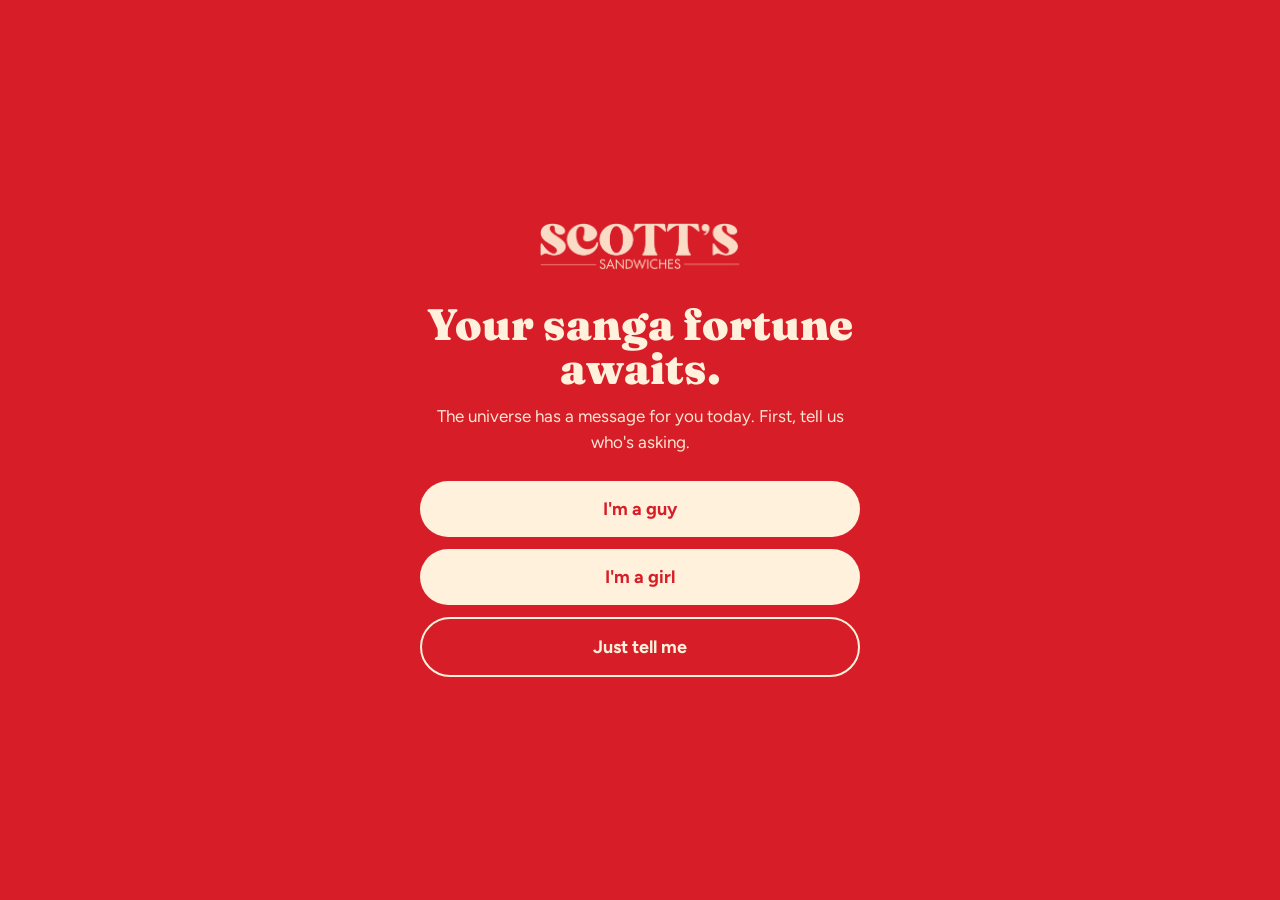
<file: f/index.html>
<!doctype html>
<html lang="en">
<head>
<meta charset="utf-8">
<meta name="viewport" content="width=device-width, initial-scale=1">
<title>Your Sanga Fortune · Scott's</title>
<meta name="robots" content="noindex">
<link rel="icon" href="../img/logo.png">
<link rel="stylesheet" href="https://fonts.googleapis.com/css2?family=Fraunces:opsz,wght@9..144,900&family=Figtree:wght@500;700&display=swap">
<style>
:root{--r:#D71E28;--c:#FFF1DC;--k:#1B1713}
*{box-sizing:border-box}
body{margin:0;min-height:100vh;background:var(--r);color:var(--c);font-family:Figtree,sans-serif;display:flex;align-items:center;justify-content:center;padding:24px 16px;text-align:center}
.box{max-width:440px;width:100%}
img.logo{width:200px;filter:brightness(0) invert(94%) sepia(10%) saturate(400%);margin-bottom:28px}
h1{font-family:Fraunces,serif;font-weight:900;font-size:44px;line-height:1;margin:0 0 14px}
p{font-size:17px;line-height:1.5;margin:0 0 26px;opacity:.95}
.btns{display:grid;gap:12px}
button,a.btn{font:700 18px Figtree,sans-serif;border:0;border-radius:999px;padding:17px 22px;cursor:pointer;background:var(--c);color:var(--r);text-decoration:none;display:block}
button.ghost,a.ghost{background:transparent;color:var(--c);border:2px solid var(--c)}
.card{background:var(--c);color:var(--k);border-radius:24px;padding:30px 24px;margin-bottom:22px;animation:pop .5s ease}
.card .k{font:700 12px Figtree;letter-spacing:.25em;color:var(--r);text-transform:uppercase}
.card h2{font-family:Fraunces,serif;font-weight:900;font-size:30px;line-height:1.08;color:var(--r);margin:12px 0 14px}
.card .s{font-size:15px;color:#5b524a;margin:0}
.card .s b{color:var(--k)}
.cookie{font-size:64px;display:block;margin-bottom:6px;animation:shake 1s ease infinite}
@keyframes pop{from{transform:scale(.9);opacity:0}to{transform:none;opacity:1}}
@keyframes shake{0%,100%{transform:rotate(0)}25%{transform:rotate(-8deg)}75%{transform:rotate(8deg)}}
[hidden]{display:none!important}
small{display:block;margin-top:22px;opacity:.7;font-size:12px}
</style>
</head>
<body>
<div class="box">
  <img class="logo" src="../img/logo.png" alt="Scott's">

  <div id="s1">
    <h1>Your sanga fortune awaits.</h1>
    <p>The universe has a message for you today. First, tell us who's asking.</p>
    <div class="btns">
      <button data-g="he">I'm a guy</button>
      <button data-g="she">I'm a girl</button>
      <button class="ghost" data-g="any">Just tell me</button>
    </div>
  </div>

  <div id="s2" hidden>
    <span class="cookie">🥪</span>
    <h1>Reading the crumbs…</h1>
    <p>Hold tight.</p>
  </div>

  <div id="s3" hidden>
    <div class="card">
      <span class="k">Your fortune</span><p id="note" hidden style="margin:10px 0 0;font-size:14px;color:#5b524a">You already got your fortune. Don't be greedy 😉 Here it is again.</p>
      <h2 id="msg"></h2>
      <p class="s">Your lucky sanga: <b id="sanga"></b></p>
    </div>
    <div class="btns">
      <a class="btn" href="../account.html">Claim 20 free points →</a>
      
    </div>
    <small>Just for fun. Screenshot it and tag @scotts_luncheonette_bar</small>
  </div>
</div>
<script>
var U="https://nkfhqroxkguewtemgpfe.supabase.co/functions/v1/fortune",K="sb_publishable_MYpP1tZi5iS2Y8d3y4sgxw__IhOv5Ip";
var fp=[screen.width,screen.height,devicePixelRatio,Intl.DateTimeFormat().resolvedOptions().timeZone,navigator.language].join("|");
function $(i){return document.getElementById(i);}
function call(g){return fetch(U,{method:"POST",headers:{"content-type":"application/json","apikey":K},body:JSON.stringify({g:g,fp:fp})}).then(function(r){return r.json()});}
function render(d){$("msg").textContent=d.m;$("sanga").textContent=d.s;$("note").hidden=!d.again;$("s1").hidden=true;$("s2").hidden=true;$("s3").hidden=false;}
call(null).then(function(d){if(d.again)render(d);}).catch(function(){});
document.querySelectorAll("[data-g]").forEach(function(b){b.onclick=function(){$("s1").hidden=true;$("s2").hidden=false;
 Promise.all([call(b.dataset.g),new Promise(function(r){setTimeout(r,1400)})]).then(function(x){render(x[0]);}).catch(function(){$("s2").hidden=true;$("s1").hidden=false;});};});
</script>
</body>
</html>
</file>
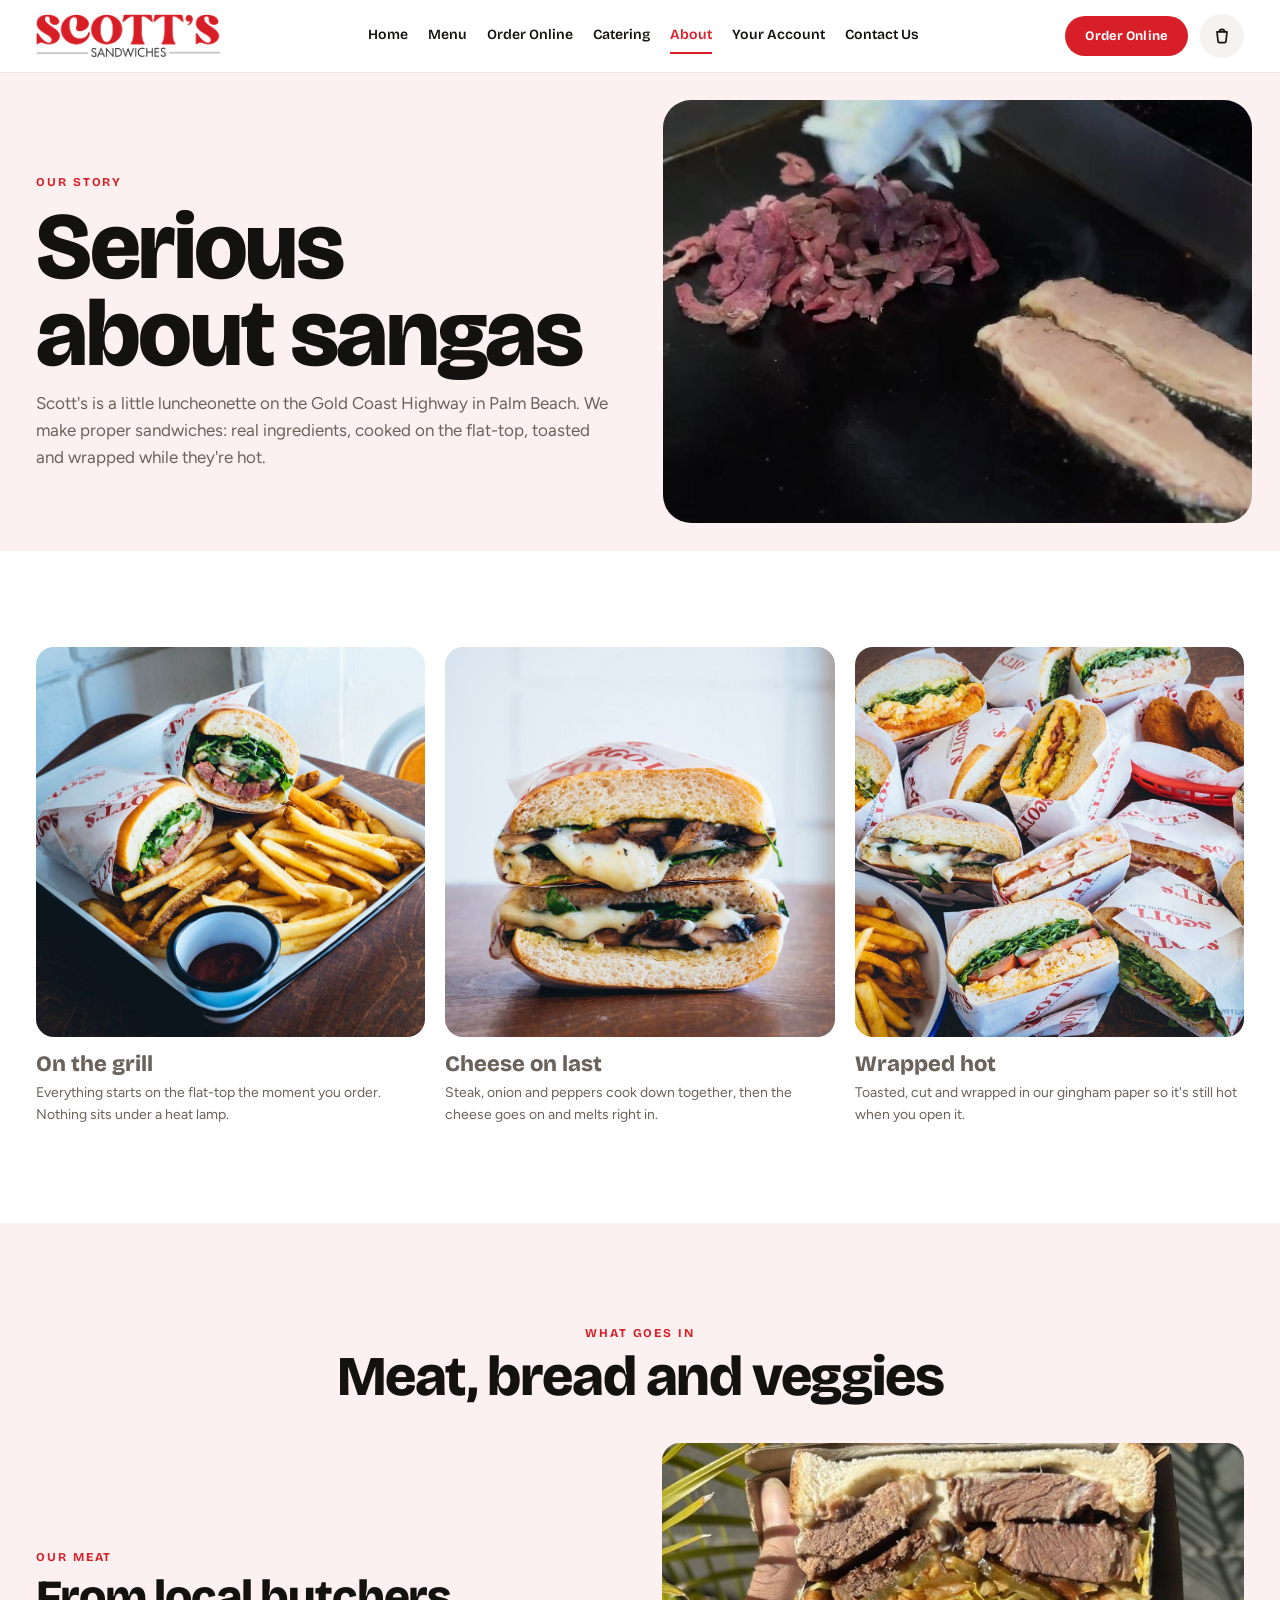
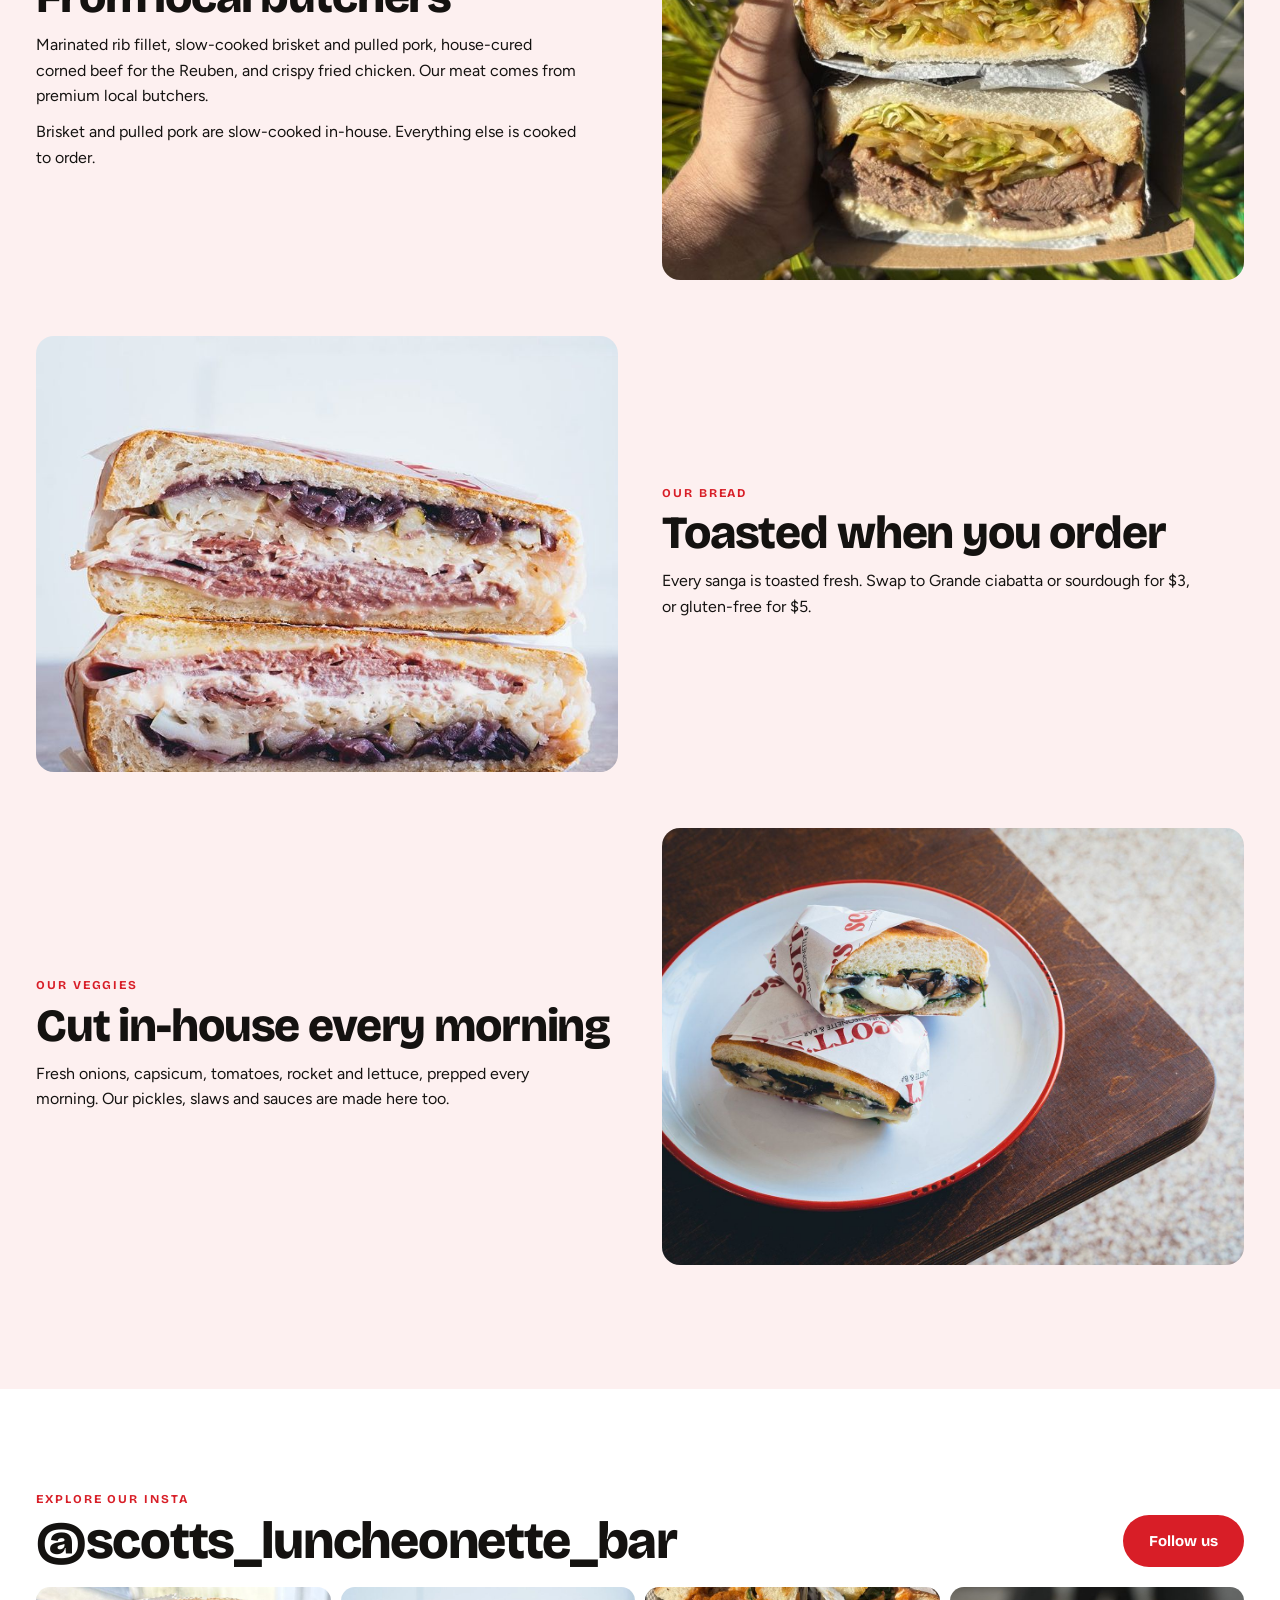
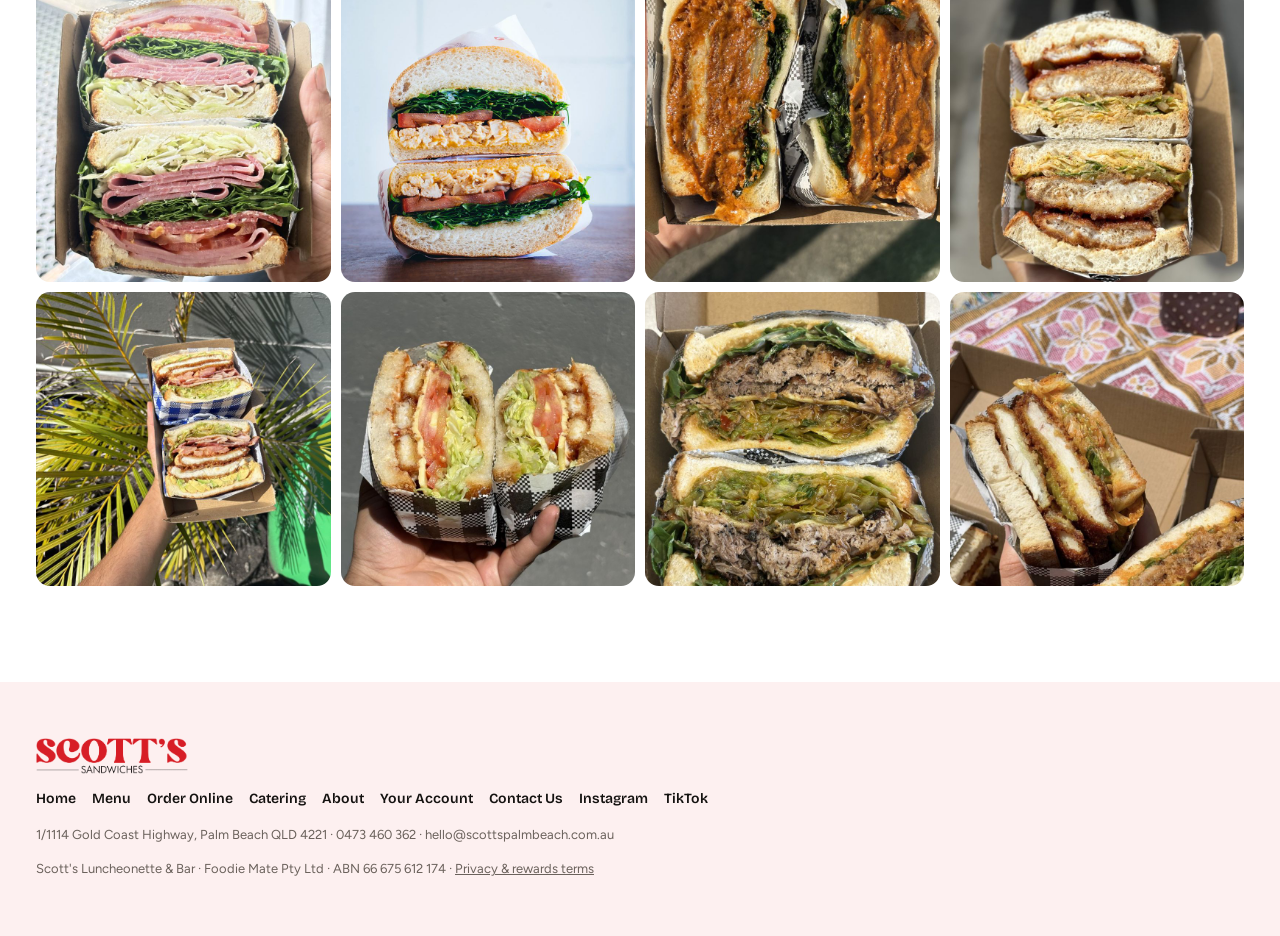
<file: about.html>
<!doctype html>
<html lang="en">
<head>
<meta charset="utf-8">
<meta name="viewport" content="width=device-width, initial-scale=1, viewport-fit=cover">
<meta name="description" content="Scott's is a little luncheonette in Palm Beach, Gold Coast. Real ingredients, cooked on the flat-top, toasted to order.">
<link rel="icon" href="img/logo.png">
<link rel="apple-touch-icon" href="img/logo.png">
<meta property="og:title" content="About · Scott's Sandwiches">
<meta property="og:description" content="Scott's is a little luncheonette in Palm Beach, Gold Coast. Real ingredients, cooked on the flat-top, toasted to order.">
<meta property="og:image" content="https://foodiemate.com.au/img/h2_menu.jpg">
<meta property="og:url" content="https://foodiemate.com.au/about.html">
<meta property="og:type" content="website">
<meta name="twitter:card" content="summary_large_image">
<meta name="theme-color" content="#D71E28">
<title>About · Scott's Sandwiches</title>
<link rel="preconnect" href="https://fonts.googleapis.com">
<link rel="preconnect" href="https://fonts.gstatic.com" crossorigin>
<link rel="stylesheet" href="https://fonts.googleapis.com/css2?family=Bricolage+Grotesque:opsz,wght@12..96,600;12..96,700;12..96,800&family=Figtree:wght@400;500;600;700;800&display=swap">
<link rel="stylesheet" href="styles.css">
<style>:root{padding-top:env(safe-area-inset-top,0px);padding-bottom:env(safe-area-inset-bottom,0px)}body{margin:0}</style>
</head>
<body data-page="about">
<main>
  <section class="pagehead">
    <video src="vid/cooking.mp4" poster="img/poster.jpg" autoplay muted loop playsinline aria-hidden="true"></video>
    <div class="wrap">
      <span class="kicker" style="color:#fff">Our story</span>
      <h1>Serious about sangas</h1>
      <p>Scott's is a little luncheonette on the Gold Coast Highway in Palm Beach. We make proper sandwiches: real ingredients, cooked on the flat-top, toasted and wrapped while they're hot.</p>
    </div>
  </section>
  <section class="sec">
    <div class="wrap">
      <div class="trio3">
        <figure><div class="ph"><img src="img/menu/philly.jpg" alt="Sliced rib fillet and pork on the flat-top" loading="lazy"></div><figcaption><b>On the grill</b>Everything starts on the flat-top the moment you order. Nothing sits under a heat lamp.</figcaption></figure>
        <figure><div class="ph"><img src="img/menu/mushroom.jpg" alt="Cheese melting over steak and peppers" loading="lazy"></div><figcaption><b>Cheese on last</b>Steak, onion and peppers cook down together, then the cheese goes on and melts right in.</figcaption></figure>
        <figure><div class="ph"><img src="img/shoot/s-36.jpg" alt="Sanga cut in half in gingham wrap" loading="lazy"></div><figcaption><b>Wrapped hot</b>Toasted, cut and wrapped in our gingham paper so it's still hot when you open it.</figcaption></figure>
      </div>
    </div>
  </section>
  <section class="sec story">
    <div class="wrap" style="display:block">
      <div class="center"><span class="kicker">What goes in</span><h2 style="font-family:var(--head);font-weight:900;font-size:clamp(36px,4.6vw,56px);margin:6px 0 10px">Meat, bread and veggies</h2></div>
      <div class="feat"><div class="ph"><img src="img/menu/brisket.jpg" alt="Rib fillet on the grill" loading="lazy"></div><div><span class="kicker">Our meat</span><h3>From local butchers</h3><p>Marinated rib fillet, slow-cooked brisket and pulled pork, house-cured corned beef for the Reuben, and crispy fried chicken. Our meat comes from premium local butchers.</p><p>Brisket and pulled pork are slow-cooked in-house. Everything else is cooked to order.</p></div></div>
      <div class="feat"><div class="ph"><img src="img/menu/reuben.jpg" alt="Toasted sanga bread cut open" loading="lazy"></div><div><span class="kicker">Our bread</span><h3>Toasted when you order</h3><p>Every sanga is toasted fresh. Swap to Grande ciabatta or sourdough for $3, or gluten-free for $5.</p></div></div>
      <div class="feat"><div class="ph"><img src="img/shoot/s-20.jpg" alt="Onions and peppers on the grill" loading="lazy"></div><div><span class="kicker">Our veggies</span><h3>Cut in-house every morning</h3><p>Fresh onions, capsicum, tomatoes, rocket and lettuce, prepped every morning. Our pickles, slaws and sauces are made here too.</p></div></div>
    </div>
  </section>
  <section class="sec">
    <div class="wrap">
      <div class="handle"><div><span class="kicker">Explore our Insta</span><h2 style="font-family:var(--head);font-weight:900;font-size:clamp(34px,4.4vw,52px);margin:6px 0 0">@scotts_luncheonette_bar</h2></div><a class="pill" href="https://www.instagram.com/scotts_luncheonette_bar/" target="_blank" rel="noopener">Follow us</a></div>
      <div class="insta"><a href="https://www.instagram.com/scotts_luncheonette_bar/" target="_blank" rel="noopener" aria-label="Open Scott's on Instagram"><img src="img/menu/deli-stack.jpg" alt="" loading="lazy"></a><a href="https://www.instagram.com/scotts_luncheonette_bar/" target="_blank" rel="noopener" aria-label="Open Scott's on Instagram"><img src="img/menu/chicken.jpg" alt="" loading="lazy"></a><a href="https://www.instagram.com/scotts_luncheonette_bar/" target="_blank" rel="noopener" aria-label="Open Scott's on Instagram"><img src="img/menu/butter-chicken.jpg" alt="" loading="lazy"></a><a href="https://www.instagram.com/scotts_luncheonette_bar/" target="_blank" rel="noopener" aria-label="Open Scott's on Instagram"><img src="img/menu/fish-katsu.jpg" alt="" loading="lazy"></a><a href="https://www.instagram.com/scotts_luncheonette_bar/" target="_blank" rel="noopener" aria-label="Open Scott's on Instagram"><img src="img/menu/blat.jpg" alt="" loading="lazy"></a><a href="https://www.instagram.com/scotts_luncheonette_bar/" target="_blank" rel="noopener" aria-label="Open Scott's on Instagram"><img src="img/menu/fish-finger.jpg" alt="" loading="lazy"></a><a href="https://www.instagram.com/scotts_luncheonette_bar/" target="_blank" rel="noopener" aria-label="Open Scott's on Instagram"><img src="img/menu/pulled-pork.jpg" alt="" loading="lazy"></a><a href="https://www.instagram.com/scotts_luncheonette_bar/" target="_blank" rel="noopener" aria-label="Open Scott's on Instagram"><img src="img/menu/southern-fried.jpg" alt="" loading="lazy"></a></div>
    </div>
  </section>
</main>
<script src="closed.js"></script>
<script src="app.js?v=20261104b"></script>

</body>
</html>
</file>
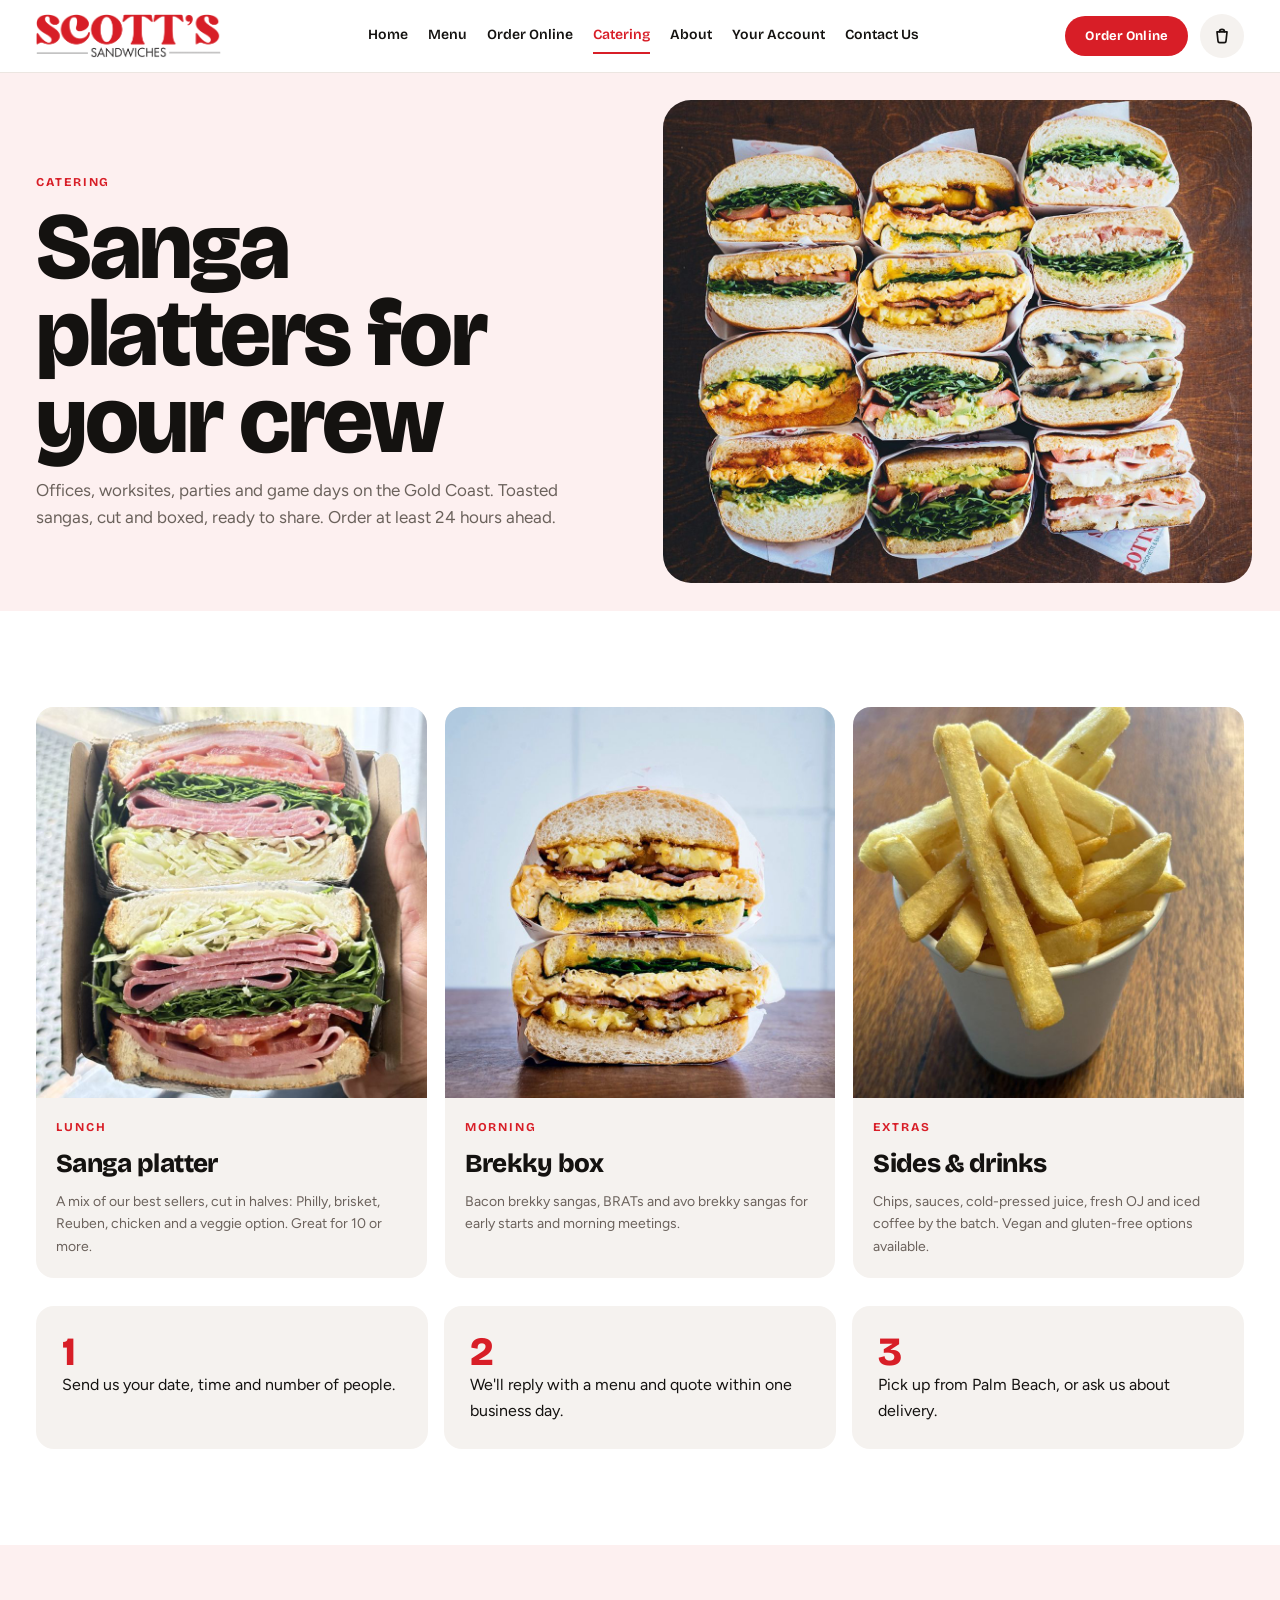
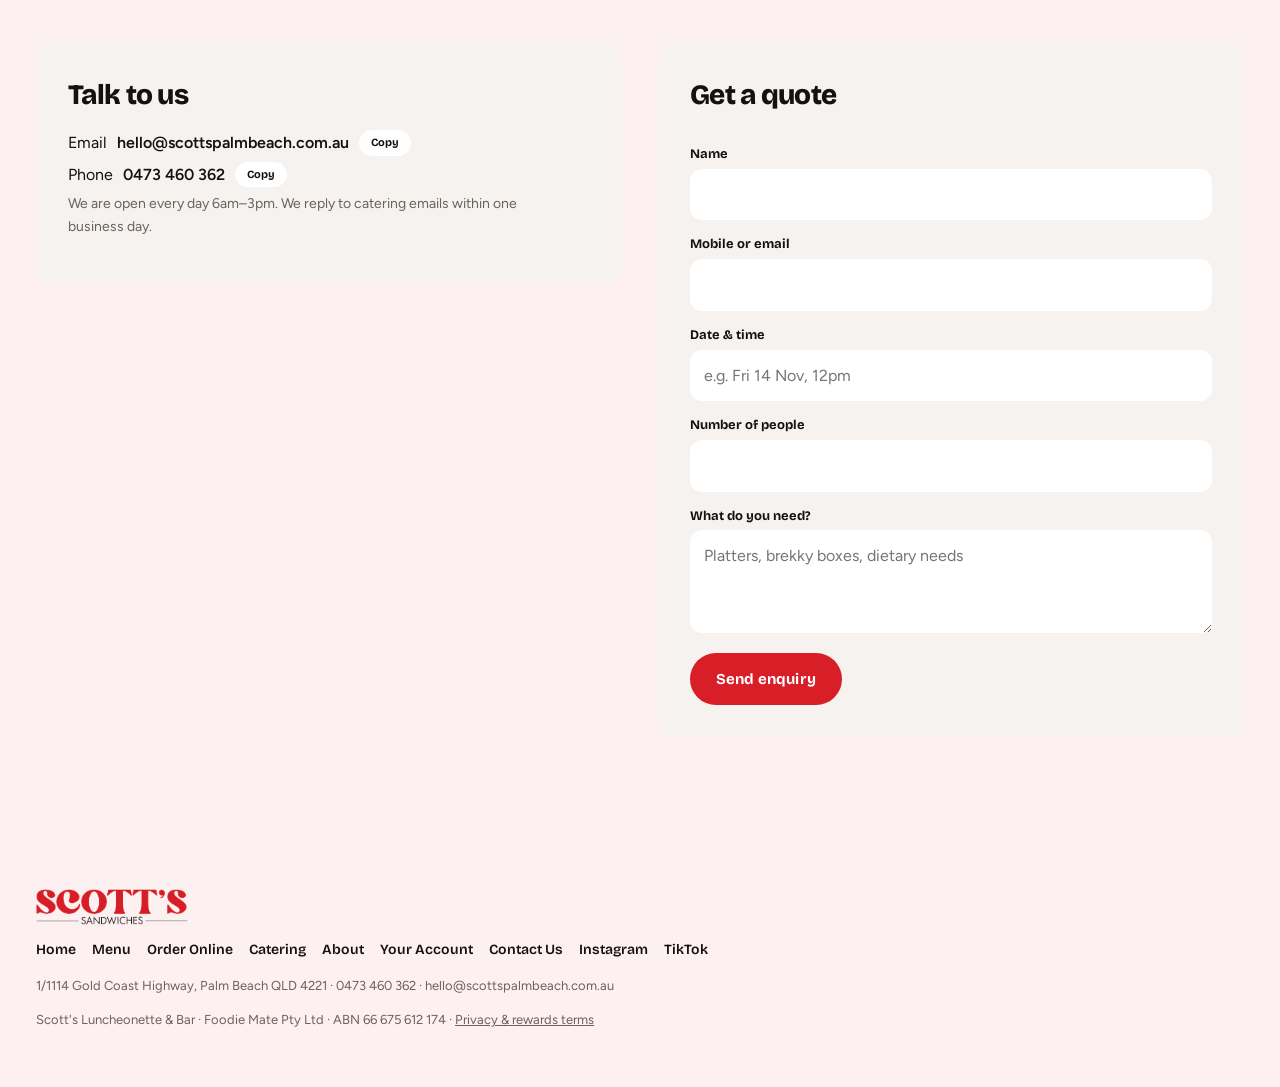
<file: catering.html>
<!doctype html>
<html lang="en">
<head>
<meta charset="utf-8">
<meta name="viewport" content="width=device-width, initial-scale=1, viewport-fit=cover">
<meta name="description" content="Sanga platters and brekky boxes for offices, events and parties on the Gold Coast. Enquire with Scott's.">
<link rel="icon" href="img/logo.png">
<link rel="apple-touch-icon" href="img/logo.png">
<meta property="og:title" content="Catering · Scott's Sandwiches">
<meta property="og:description" content="Sanga platters and brekky boxes for offices, events and parties on the Gold Coast. Enquire with Scott's.">
<meta property="og:image" content="https://foodiemate.com.au/img/h2_menu.jpg">
<meta property="og:url" content="https://foodiemate.com.au/catering.html">
<meta property="og:type" content="website">
<meta name="twitter:card" content="summary_large_image">
<meta name="theme-color" content="#D71E28">
<title>Catering · Scott's Sandwiches</title>
<link rel="preconnect" href="https://fonts.googleapis.com">
<link rel="preconnect" href="https://fonts.gstatic.com" crossorigin>
<link rel="stylesheet" href="https://fonts.googleapis.com/css2?family=Bricolage+Grotesque:opsz,wght@12..96,600;12..96,700;12..96,800&family=Figtree:wght@400;500;600;700;800&display=swap">
<link rel="stylesheet" href="styles.css">
<style>:root{padding-top:env(safe-area-inset-top,0px);padding-bottom:env(safe-area-inset-bottom,0px)}body{margin:0}</style>
</head>
<body data-page="catering">
<main>
  <section class="pagehead">
    <img src="img/shoot/s-37.jpg" alt="" aria-hidden="true">
    <div class="wrap">
      <span class="kicker" style="color:#fff">Catering</span>
      <h1>Sanga platters for your crew</h1>
      <p>Offices, worksites, parties and game days on the Gold Coast. Toasted sangas, cut and boxed, ready to share. Order at least 24 hours ahead.</p>
    </div>
  </section>
  <section class="sec">
    <div class="wrap">
      <div class="packs">
        <div class="pack"><div class="ph"><img src="img/menu/deli-stack.jpg" alt="" loading="lazy"></div><div class="in"><span class="kicker">Lunch</span><h3>Sanga platter</h3><p>A mix of our best sellers, cut in halves: Philly, brisket, Reuben, chicken and a veggie option. Great for 10 or more.</p></div></div>
        <div class="pack"><div class="ph"><img src="img/menu/bacon-brekky.jpg" alt="" loading="lazy"></div><div class="in"><span class="kicker">Morning</span><h3>Brekky box</h3><p>Bacon brekky sangas, BRATs and avo brekky sangas for early starts and morning meetings.</p></div></div>
        <div class="pack"><div class="ph"><img src="img/menu/chips.jpg" alt="" loading="lazy"></div><div class="in"><span class="kicker">Extras</span><h3>Sides &amp; drinks</h3><p>Chips, sauces, cold-pressed juice, fresh OJ and iced coffee by the batch. Vegan and gluten-free options available.</p></div></div>
      </div>
      <div class="how" style="margin-top:28px">
        <div><b>1</b>Send us your date, time and number of people.</div>
        <div><b>2</b>We'll reply with a menu and quote within one business day.</div>
        <div><b>3</b>Pick up from Palm Beach, or ask us about delivery.</div>
      </div>
    </div>
  </section>
  <section class="sec story">
    <div class="wrap" style="display:block">
      <div class="split">
        <div class="card2">
          <h3>Talk to us</h3>
          <div class="copyrow"><span>Email</span><b>hello@scottspalmbeach.com.au</b><button type="button" data-copy="hello@scottspalmbeach.com.au">Copy</button></div>
          <div class="copyrow"><span>Phone</span><b>0473 460 362</b><button type="button" data-copy="0473460362">Copy</button></div>
          <p style="color:var(--muted);font-size:14px">We are open every day 6am–3pm. We reply to catering emails within one business day.</p>
        </div>
        <form class="card2 form" id="catForm" novalidate>
          <h3>Get a quote</h3>
          <label for="c1">Name</label><input id="c1" type="text" autocomplete="name">
          <label for="c2">Mobile or email</label><input id="c2" type="text">
          <label for="c3">Date &amp; time</label><input id="c3" type="text" placeholder="e.g. Fri 14 Nov, 12pm">
          <label for="c4">Number of people</label><input id="c4" type="text" inputmode="numeric">
          <label for="c5">What do you need?</label><textarea id="c5" rows="3" placeholder="Platters, brekky boxes, dietary needs"></textarea>
          <button class="pill" type="submit">Send enquiry</button>
          <p id="catMsg" class="note" hidden></p>
        </form>
      </div>
    </div>
  </section>
</main>
<script src="closed.js"></script>
<script src="app.js?v=20261104b"></script>
<script>
$("#catForm").addEventListener("submit",function(e){e.preventDefault();if(!$("#c1").value.trim()){$("#c1").focus();$("#c1").style.borderColor="var(--red)";return;}
var f=this,L=[];f.querySelectorAll("input,select,textarea").forEach(function(x){var l=f.querySelector("label[for=\""+x.id+"\"]");if(x.value.trim())L.push((l?l.textContent:x.name||x.id)+": "+x.value.trim());});var m=$("#catMsg"),btn=f.querySelector("button[type=submit]");btn.disabled=true;btn.textContent="Sending…";m.hidden=true;var data={_subject:"Catering enquiry - Scott's website",_template:"table",_captcha:"false"};f.querySelectorAll("input,select,textarea").forEach(function(x){var l=f.querySelector("label[for=\""+x.id+"\"]");if(x.value.trim())data[l?l.textContent:x.id]=x.value.trim();});fetch("https://formsubmit.co/ajax/hello@scottspalmbeach.com.au",{method:"POST",headers:{"Content-Type":"application/json","Accept":"application/json"},body:JSON.stringify(data)}).then(function(r){return r.json();}).then(function(j){if(j.success===false||j.success==="false")throw 0;f.reset();m.hidden=false;m.textContent="Sent! Thanks, we'll get back to you soon.";btn.textContent="Sent";}).catch(function(){m.hidden=false;m.textContent="Sorry, that didn't send. Please call us on 0473 460 362.";btn.disabled=false;btn.textContent="Try again";});});
</script>
</body>
</html>
</file>
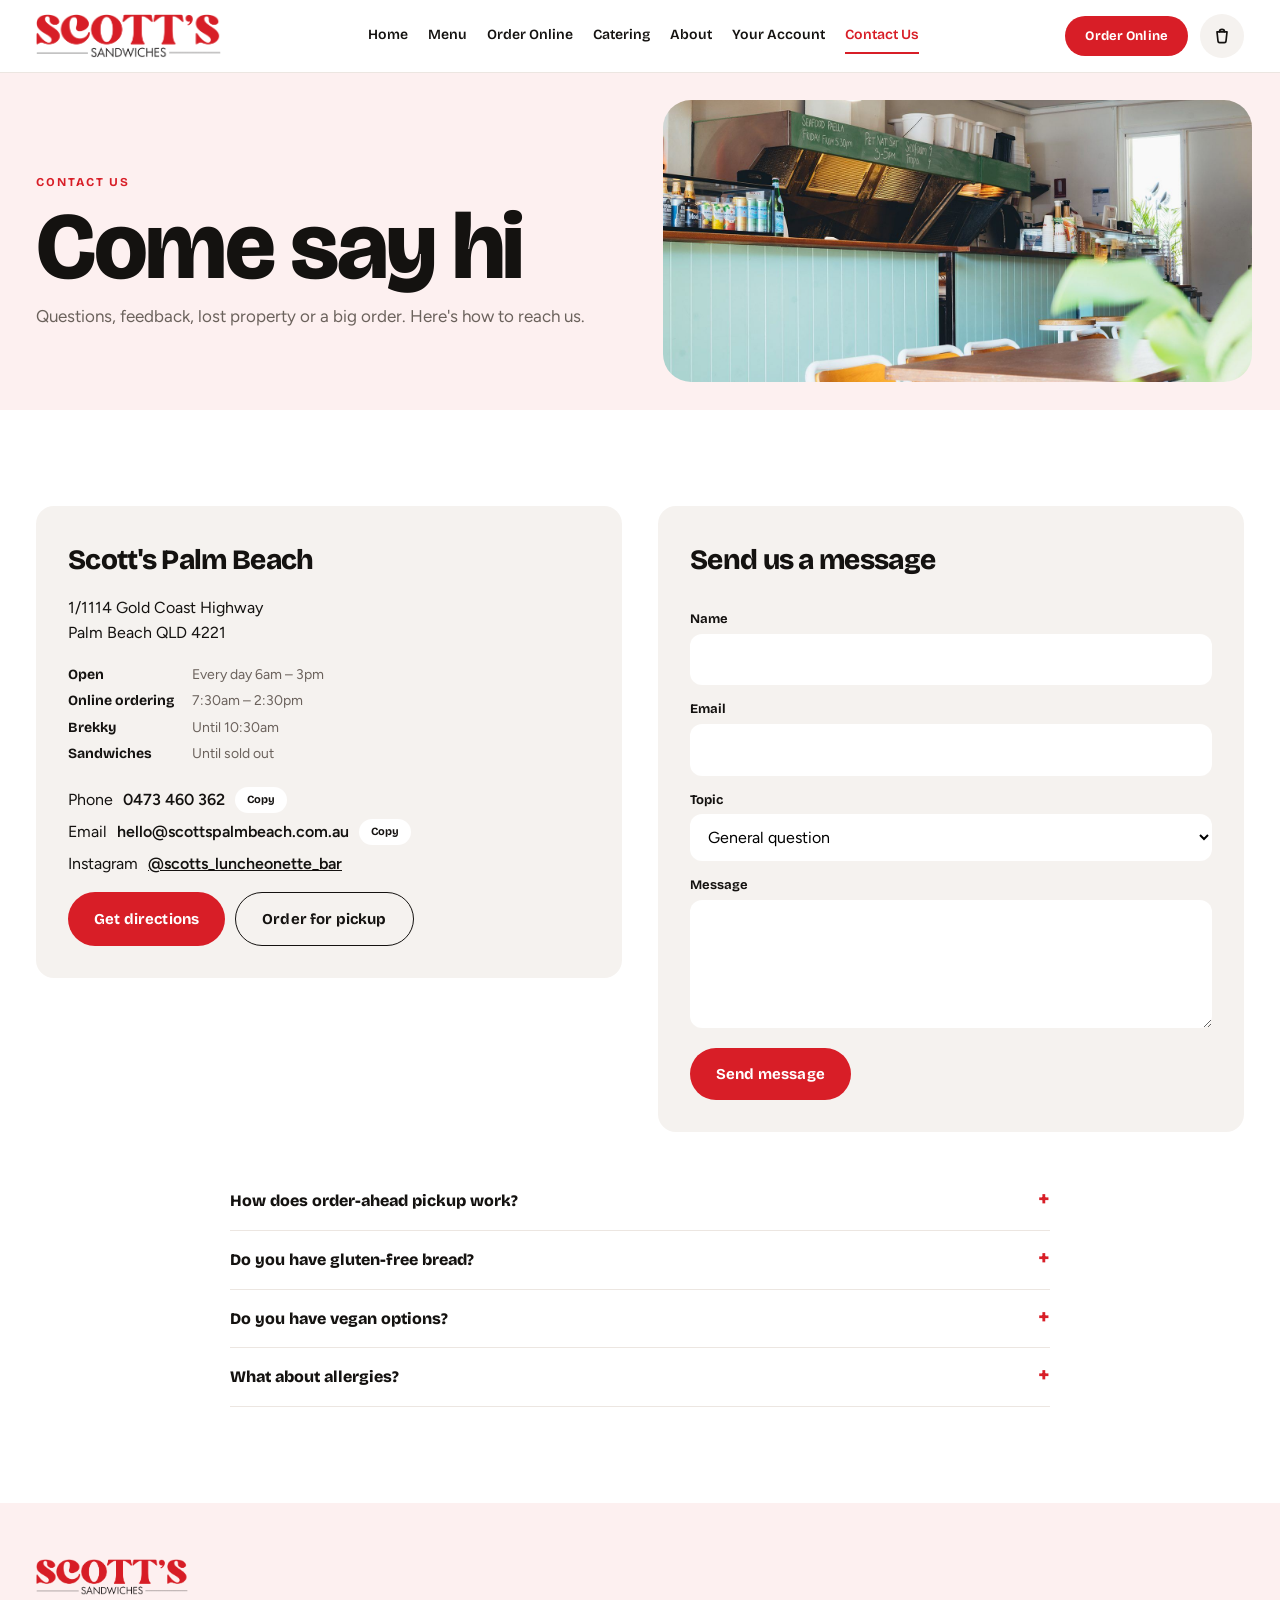
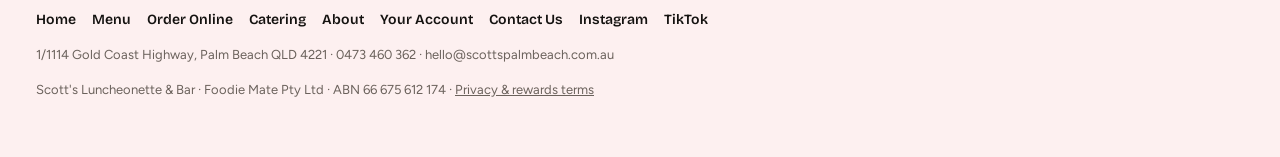
<file: contact.html>
<!doctype html>
<html lang="en">
<head>
<meta charset="utf-8">
<meta name="viewport" content="width=device-width, initial-scale=1, viewport-fit=cover">
<meta name="description" content="Find Scott's Luncheonette & Bar in Palm Beach, Gold Coast. Hours, address and how to get in touch.">
<link rel="icon" href="img/logo.png">
<link rel="apple-touch-icon" href="img/logo.png">
<meta property="og:title" content="Contact Us · Scott's Sandwiches">
<meta property="og:description" content="Find Scott's Luncheonette & Bar in Palm Beach, Gold Coast. Hours, address and how to get in touch.">
<meta property="og:image" content="https://foodiemate.com.au/img/h2_menu.jpg">
<meta property="og:url" content="https://foodiemate.com.au/contact.html">
<meta property="og:type" content="website">
<meta name="twitter:card" content="summary_large_image">
<meta name="theme-color" content="#D71E28">
<title>Contact Us · Scott's Sandwiches</title>
<link rel="preconnect" href="https://fonts.googleapis.com">
<link rel="preconnect" href="https://fonts.gstatic.com" crossorigin>
<link rel="stylesheet" href="https://fonts.googleapis.com/css2?family=Bricolage+Grotesque:opsz,wght@12..96,600;12..96,700;12..96,800&family=Figtree:wght@400;500;600;700;800&display=swap">
<link rel="stylesheet" href="styles.css">
<style>:root{padding-top:env(safe-area-inset-top,0px);padding-bottom:env(safe-area-inset-bottom,0px)}body{margin:0}</style>
</head>
<body data-page="contact">
<main>
  <section class="pagehead">
    <img src="img/shoot/s-2.jpg" alt="" aria-hidden="true">
    <div class="wrap"><span class="kicker" style="color:#fff">Contact us</span><h1>Come say hi</h1><p>Questions, feedback, lost property or a big order. Here's how to reach us.</p></div>
  </section>
  <section class="sec">
    <div class="wrap">
      <div class="split">
        <div class="card2">
          <h3>Scott's Palm Beach</h3>
          <p style="margin:0 0 10px">1/1114 Gold Coast Highway<br>Palm Beach QLD 4221</p>
          <dl class="hours"><dt>Open</dt><dd>Every day 6am – 3pm</dd><dt>Online ordering</dt><dd>7:30am – 2:30pm</dd><dt>Brekky</dt><dd>Until 10:30am</dd><dt>Sandwiches</dt><dd>Until sold out</dd></dl>
          <div class="copyrow"><span>Phone</span><b>0473 460 362</b><button type="button" data-copy="0473460362">Copy</button></div>
          <div class="copyrow"><span>Email</span><b>hello@scottspalmbeach.com.au</b><button type="button" data-copy="hello@scottspalmbeach.com.au">Copy</button></div>
          <div class="copyrow"><span>Instagram</span><a href="https://www.instagram.com/scotts_luncheonette_bar/" target="_blank" rel="noopener"><b>@scotts_luncheonette_bar</b></a></div>
          <div style="display:flex;flex-wrap:wrap;gap:10px;margin-top:16px"><a class="pill" href="https://www.google.com/maps/search/?api=1&amp;query=1114+Gold+Coast+Highway+Palm+Beach+QLD+4221" target="_blank" rel="noopener">Get directions</a><a class="pill ghost" href="order.html">Order for pickup</a></div>
        </div>
        <form class="card2 form" id="ctForm" novalidate>
          <h3>Send us a message</h3>
          <label for="t1">Name</label><input id="t1" type="text" autocomplete="name">
          <label for="t2">Email</label><input id="t2" type="text" inputmode="email" autocomplete="email">
          <label for="t3">Topic</label><select id="t3"><option>General question</option><option>Feedback</option><option>Online order</option><option>Catering</option><option>Jobs</option></select>
          <label for="t4">Message</label><textarea id="t4" rows="4"></textarea>
          <button class="pill" type="submit">Send message</button>
          <p id="ctMsg" class="note" hidden></p>
        </form>
      </div>
      <div class="faq" style="margin-top:40px">
        <details><summary>How does order-ahead pickup work?</summary><p>Order online, choose a pickup time and pay. Collect it from the counter under your name.</p></details>
        <details><summary>Do you have gluten-free bread?</summary><p>Yes, any sanga can go on gluten-free bread for $5. Our kitchen handles gluten, so we can't guarantee there's no cross-contact.</p></details>
        <details><summary>Do you have vegan options?</summary><p>Yes. The 'No Chicken' Sanga uses a plant-based fillet and vegan mayo, and our cold-pressed juices are vegan.</p></details>
        <details><summary>What about allergies?</summary><p>Tell us about any allergy when you order. Our kitchen handles gluten, dairy, egg, fish and peanuts.</p></details>
      </div>
    </div>
  </section>
</main>
<script src="closed.js"></script>
<script src="app.js?v=20261104b"></script>
<script>
$("#ctForm").addEventListener("submit",function(e){e.preventDefault();if(!$("#t1").value.trim()){$("#t1").focus();$("#t1").style.borderColor="var(--red)";return;}
var f=this,L=[];f.querySelectorAll("input,select,textarea").forEach(function(x){var l=f.querySelector("label[for=\""+x.id+"\"]");if(x.value.trim())L.push((l?l.textContent:x.name||x.id)+": "+x.value.trim());});var m=$("#ctMsg"),btn=f.querySelector("button[type=submit]");btn.disabled=true;btn.textContent="Sending…";m.hidden=true;var data={_subject:"Website message - Scott's website",_template:"table",_captcha:"false"};f.querySelectorAll("input,select,textarea").forEach(function(x){var l=f.querySelector("label[for=\""+x.id+"\"]");if(x.value.trim())data[l?l.textContent:x.id]=x.value.trim();});fetch("https://formsubmit.co/ajax/hello@scottspalmbeach.com.au",{method:"POST",headers:{"Content-Type":"application/json","Accept":"application/json"},body:JSON.stringify(data)}).then(function(r){return r.json();}).then(function(j){if(j.success===false||j.success==="false")throw 0;f.reset();m.hidden=false;m.textContent="Sent! Thanks, we'll get back to you soon.";btn.textContent="Sent";}).catch(function(){m.hidden=false;m.textContent="Sorry, that didn't send. Please call us on 0473 460 362.";btn.disabled=false;btn.textContent="Try again";});});
</script>
</body>
</html>
</file>
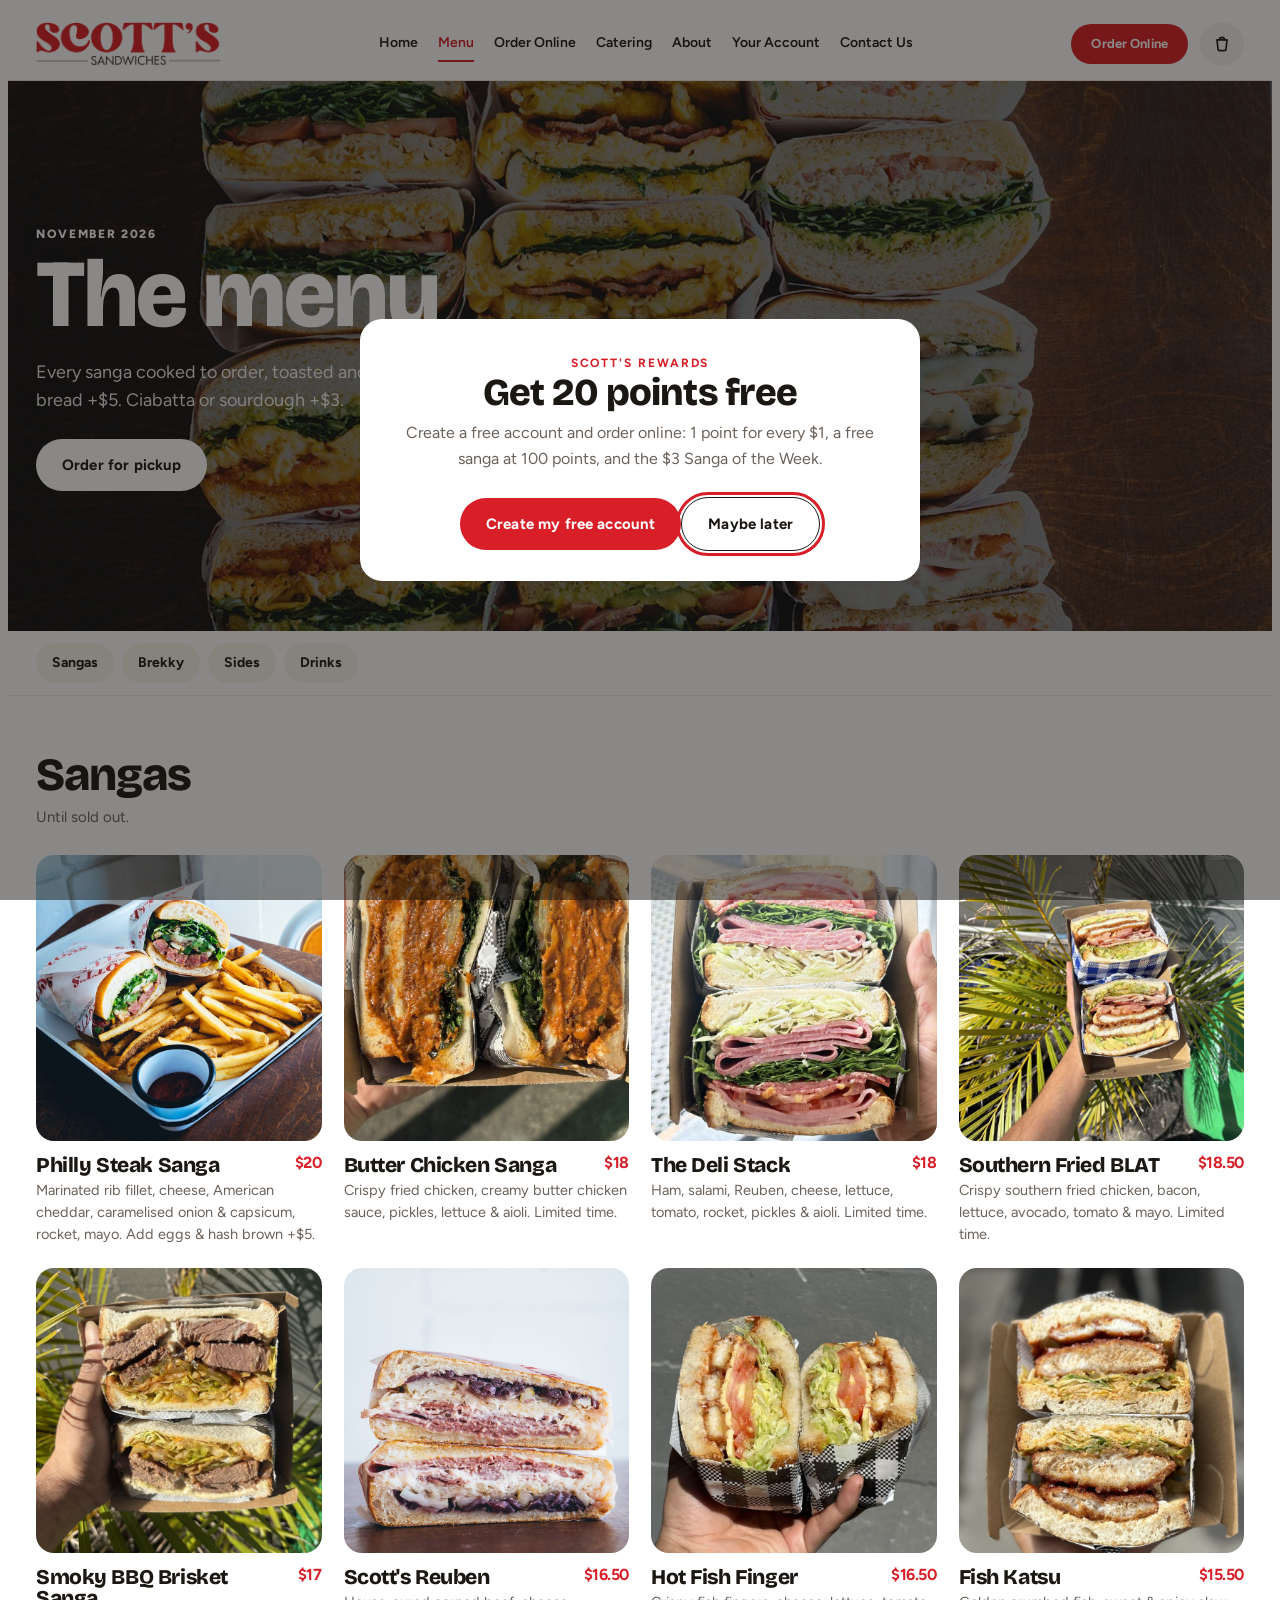
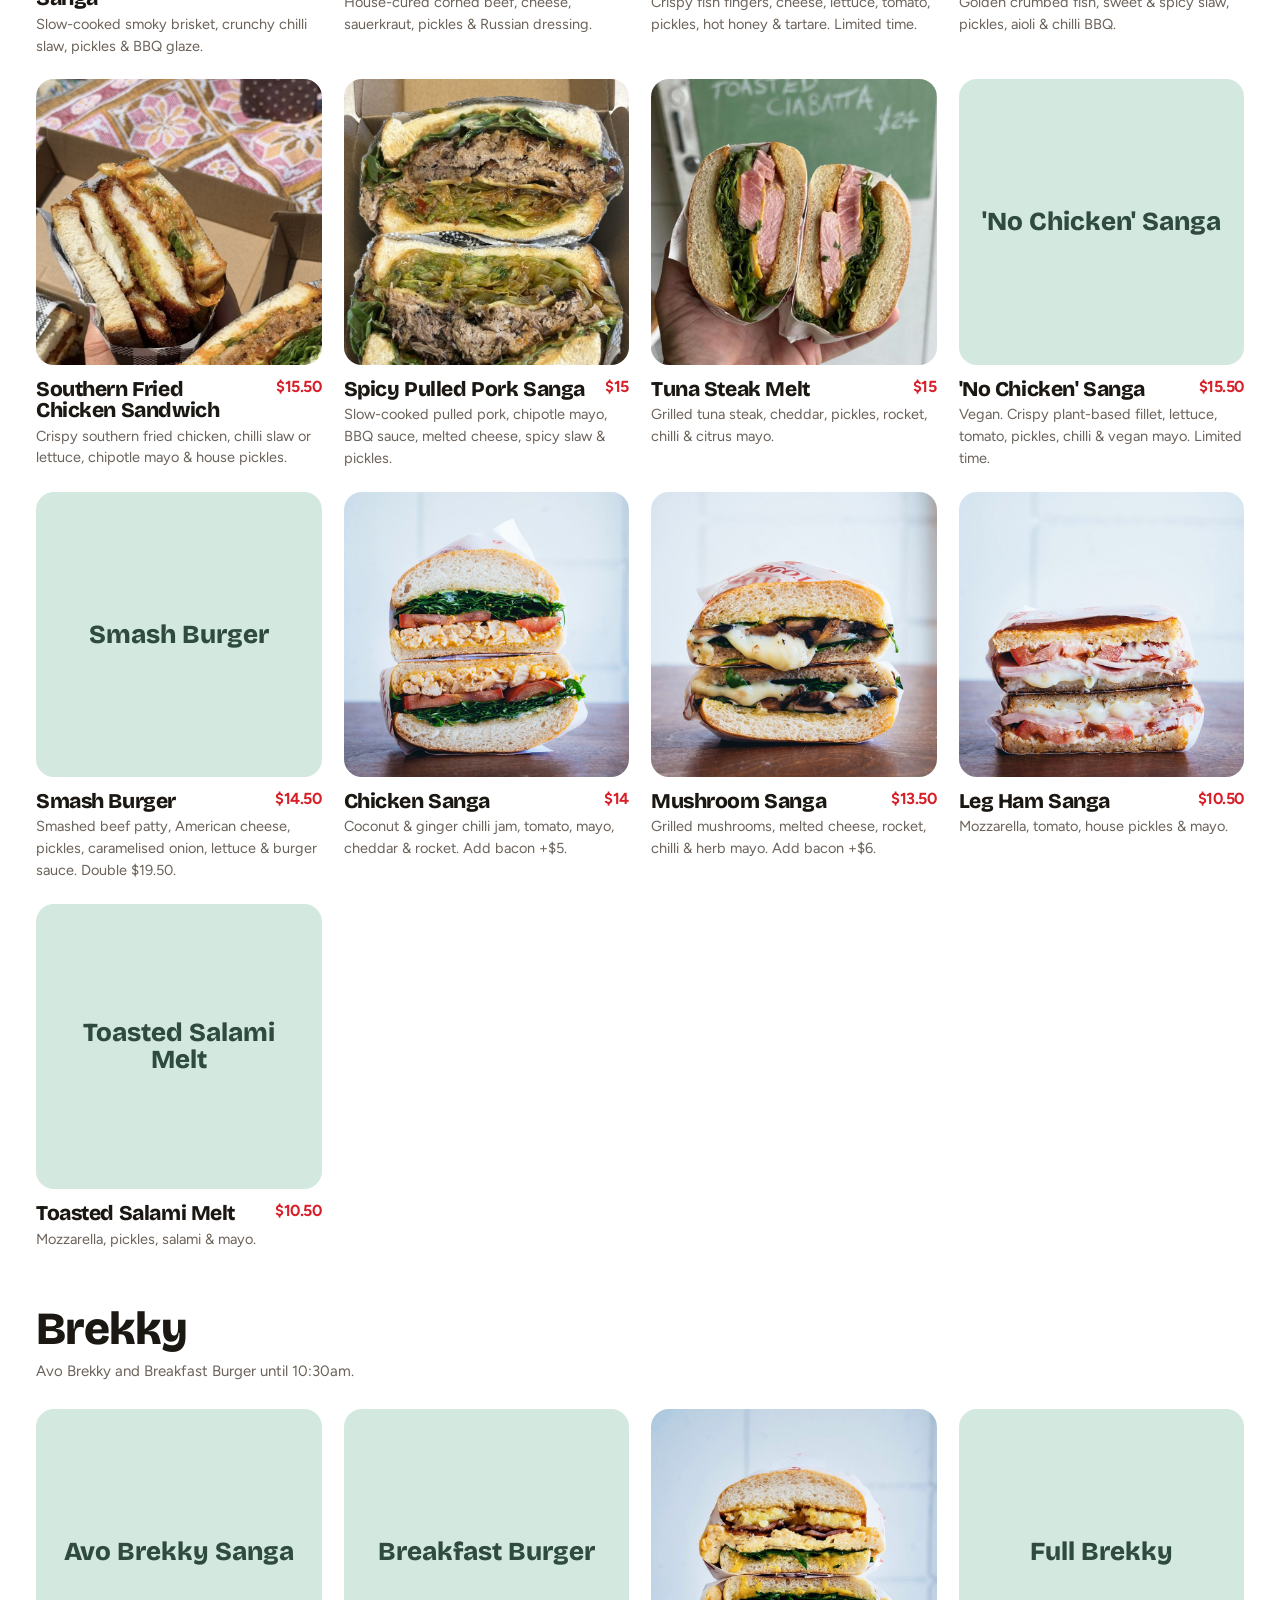
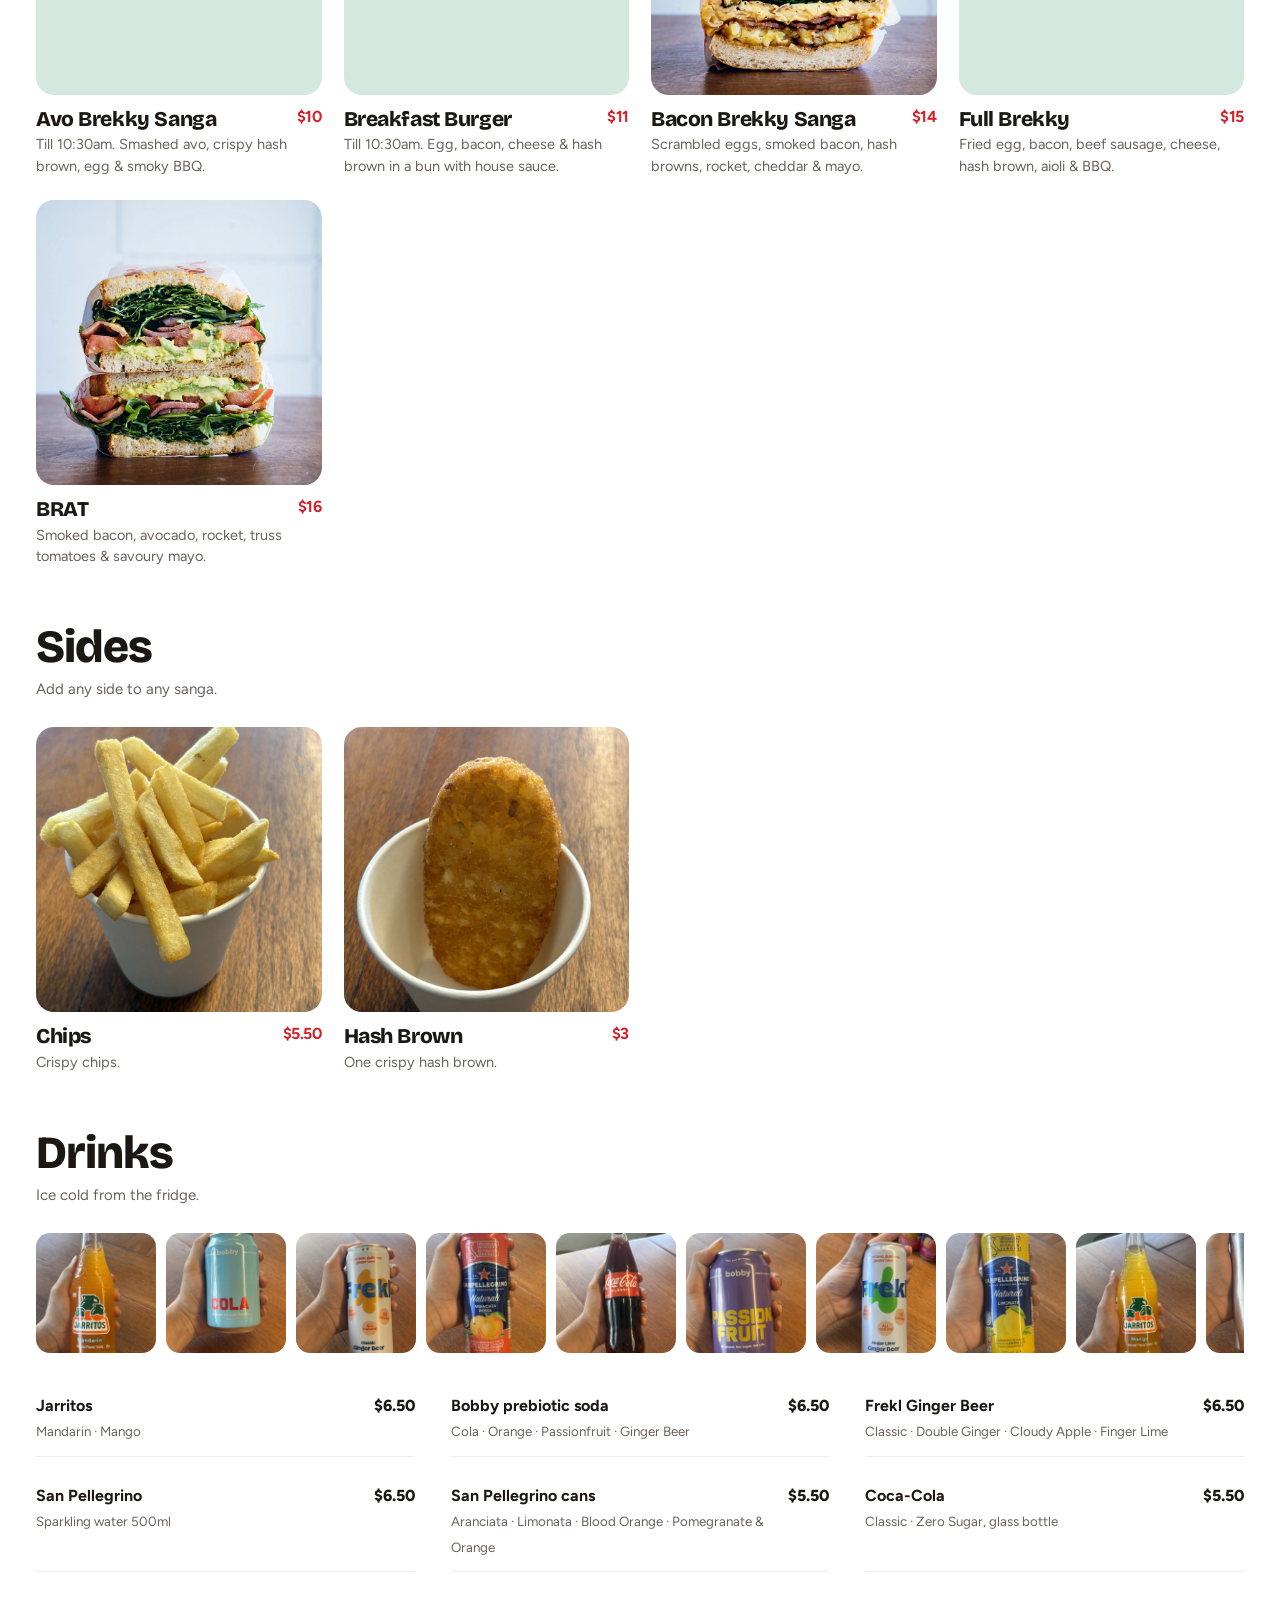
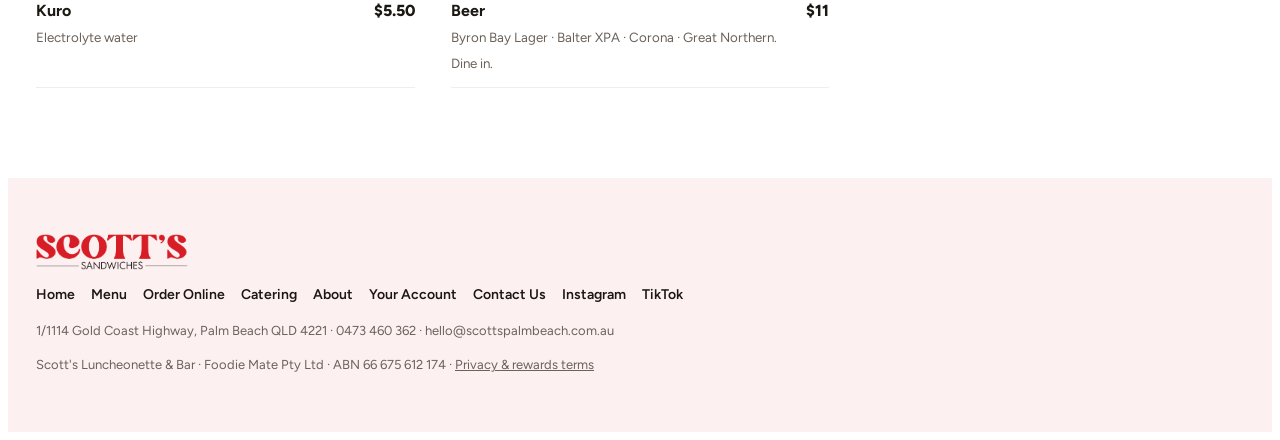
<file: menu.html>
<!doctype html>
<html lang="en">
<head>
<meta charset="utf-8">
<meta name="viewport" content="width=device-width, initial-scale=1">
<meta name="description" content="Scott's November menu: 17 sangas, brekky till 10:30am, sides and drinks. Palm Beach, Gold Coast.">
<link rel="icon" href="img/logo.png">
<meta property="og:title" content="Menu · Scott's Luncheonette &amp; Bar">
<meta property="og:description" content="Scott's November menu: 17 sangas, brekky till 10:30am, sides and drinks. Palm Beach, Gold Coast.">
<meta property="og:image" content="https://foodiemate.com.au/img/h2_menu.jpg">
<meta property="og:url" content="https://foodiemate.com.au/menu.html">
<meta property="og:type" content="website">
<meta name="twitter:card" content="summary_large_image">
<meta name="theme-color" content="#D71E28">
<title>Menu · Scott's Luncheonette &amp; Bar</title>
<link rel="preconnect" href="https://fonts.googleapis.com">
<link rel="preconnect" href="https://fonts.gstatic.com" crossorigin>
<link rel="stylesheet" href="https://fonts.googleapis.com/css2?family=Bricolage+Grotesque:opsz,wght@12..96,600;12..96,700;12..96,800&family=Figtree:wght@400;500;600;700;800&display=swap">
<link rel="stylesheet" href="styles.css">
<link rel="stylesheet" href="v2.css">
</head>
<body data-page="menu">
<main>
  <section class="mhero">
    <img src="img/shoot/s-37.jpg" alt="">
    <div class="wrap"><span class="eyebrow" style="color:#fff">November 2026</span><h1>The menu</h1><p>Every sanga cooked to order, toasted and wrapped hot. Gluten-free bread +$5. Ciabatta or sourdough +$3.</p>
    <div style="margin-top:24px"><a class="pill light" href="order.html">Order for pickup</a></div></div>
  </section>
  <nav class="mnav" aria-label="Menu sections"><div class="wrap"><a href="#sangas">Sangas</a><a href="#brekky">Brekky</a><a href="#sides">Sides</a><a href="#drinks">Drinks</a></div></nav>
  <div class="wrap" style="padding-bottom:90px">
    <section class="msec" id="sangas"><h2>Sangas</h2><p class="note">Until sold out.</p>
      <div class="favs">
        <a class="fav" href="order.html"><div class="ph"><img src="img/menu/philly.jpg" alt="Philly Steak Sanga" loading="lazy"></div><h3>Philly Steak Sanga <span>$20</span></h3><p>Marinated rib fillet, cheese, American cheddar, caramelised onion &amp; capsicum, rocket, mayo. Add eggs &amp; hash brown +$5.</p></a>
        <a class="fav" href="order.html"><div class="ph"><img src="img/menu/butter-chicken.jpg" alt="Butter Chicken Sanga" loading="lazy"></div><h3>Butter Chicken Sanga <span>$18</span></h3><p>Crispy fried chicken, creamy butter chicken sauce, pickles, lettuce &amp; aioli. Limited time.</p></a>
        <a class="fav" href="order.html"><div class="ph"><img src="img/menu/deli-stack.jpg" alt="The Deli Stack" loading="lazy"></div><h3>The Deli Stack <span>$18</span></h3><p>Ham, salami, Reuben, cheese, lettuce, tomato, rocket, pickles &amp; aioli. Limited time.</p></a>
        <a class="fav" href="order.html"><div class="ph"><img src="img/menu/blat.jpg" alt="Southern Fried BLAT" loading="lazy"></div><h3>Southern Fried BLAT <span>$18.50</span></h3><p>Crispy southern fried chicken, bacon, lettuce, avocado, tomato &amp; mayo. Limited time.</p></a>
        <a class="fav" href="order.html"><div class="ph"><img src="img/menu/brisket.jpg" alt="Smoky BBQ Brisket Sanga" loading="lazy"></div><h3>Smoky BBQ Brisket Sanga <span>$17</span></h3><p>Slow-cooked smoky brisket, crunchy chilli slaw, pickles &amp; BBQ glaze.</p></a>
        <a class="fav" href="order.html"><div class="ph"><img src="img/menu/reuben.jpg" alt="Scott&#x27;s Reuben" loading="lazy"></div><h3>Scott&#x27;s Reuben <span>$16.50</span></h3><p>House-cured corned beef, cheese, sauerkraut, pickles &amp; Russian dressing.</p></a>
        <a class="fav" href="order.html"><div class="ph"><img src="img/menu/fish-finger.jpg" alt="Hot Fish Finger" loading="lazy"></div><h3>Hot Fish Finger <span>$16.50</span></h3><p>Crispy fish fingers, cheese, lettuce, tomato, pickles, hot honey &amp; tartare. Limited time.</p></a>
        <a class="fav" href="order.html"><div class="ph"><img src="img/menu/fish-katsu.jpg" alt="Fish Katsu" loading="lazy"></div><h3>Fish Katsu <span>$15.50</span></h3><p>Golden crumbed fish, sweet &amp; spicy slaw, pickles, aioli &amp; chilli BBQ.</p></a>
        <a class="fav" href="order.html"><div class="ph"><img src="img/menu/southern-fried.jpg" alt="Southern Fried Chicken Sandwich" loading="lazy"></div><h3>Southern Fried Chicken Sandwich <span>$15.50</span></h3><p>Crispy southern fried chicken, chilli slaw or lettuce, chipotle mayo &amp; house pickles.</p></a>
        <a class="fav" href="order.html"><div class="ph"><img src="img/menu/pulled-pork.jpg" alt="Spicy Pulled Pork Sanga" loading="lazy"></div><h3>Spicy Pulled Pork Sanga <span>$15</span></h3><p>Slow-cooked pulled pork, chipotle mayo, BBQ sauce, melted cheese, spicy slaw &amp; pickles.</p></a>
        <a class="fav" href="order.html"><div class="ph"><img src="img/menu/tuna.jpg" alt="Tuna Steak Melt" loading="lazy"></div><h3>Tuna Steak Melt <span>$15</span></h3><p>Grilled tuna steak, cheddar, pickles, rocket, chilli &amp; citrus mayo.</p></a>
        <a class="fav" href="order.html"><div class="tile">&#x27;No Chicken&#x27; Sanga</div><h3>&#x27;No Chicken&#x27; Sanga <span>$15.50</span></h3><p>Vegan. Crispy plant-based fillet, lettuce, tomato, pickles, chilli &amp; vegan mayo. Limited time.</p></a>
        <a class="fav" href="order.html"><div class="tile">Smash Burger</div><h3>Smash Burger <span>$14.50</span></h3><p>Smashed beef patty, American cheese, pickles, caramelised onion, lettuce &amp; burger sauce. Double $19.50.</p></a>
        <a class="fav" href="order.html"><div class="ph"><img src="img/menu/chicken.jpg" alt="Chicken Sanga" loading="lazy"></div><h3>Chicken Sanga <span>$14</span></h3><p>Coconut &amp; ginger chilli jam, tomato, mayo, cheddar &amp; rocket. Add bacon +$5.</p></a>
        <a class="fav" href="order.html"><div class="ph"><img src="img/menu/mushroom.jpg" alt="Mushroom Sanga" loading="lazy"></div><h3>Mushroom Sanga <span>$13.50</span></h3><p>Grilled mushrooms, melted cheese, rocket, chilli &amp; herb mayo. Add bacon +$6.</p></a>
        <a class="fav" href="order.html"><div class="ph"><img src="img/menu/leg-ham.jpg" alt="Leg Ham Sanga" loading="lazy"></div><h3>Leg Ham Sanga <span>$10.50</span></h3><p>Mozzarella, tomato, house pickles &amp; mayo.</p></a>
        <a class="fav" href="order.html"><div class="tile">Toasted Salami Melt</div><h3>Toasted Salami Melt <span>$10.50</span></h3><p>Mozzarella, pickles, salami &amp; mayo.</p></a>
      </div></section>
    <section class="msec" id="brekky"><h2>Brekky</h2><p class="note">Avo Brekky and Breakfast Burger until 10:30am.</p>
      <div class="favs">
        <a class="fav" href="order.html"><div class="tile">Avo Brekky Sanga</div><h3>Avo Brekky Sanga <span>$10</span></h3><p>Till 10:30am. Smashed avo, crispy hash brown, egg &amp; smoky BBQ.</p></a>
        <a class="fav" href="order.html"><div class="tile">Breakfast Burger</div><h3>Breakfast Burger <span>$11</span></h3><p>Till 10:30am. Egg, bacon, cheese &amp; hash brown in a bun with house sauce.</p></a>
        <a class="fav" href="order.html"><div class="ph"><img src="img/menu/bacon-brekky.jpg" alt="Bacon Brekky Sanga" loading="lazy"></div><h3>Bacon Brekky Sanga <span>$14</span></h3><p>Scrambled eggs, smoked bacon, hash browns, rocket, cheddar &amp; mayo.</p></a>
        <a class="fav" href="order.html"><div class="tile">Full Brekky</div><h3>Full Brekky <span>$15</span></h3><p>Fried egg, bacon, beef sausage, cheese, hash brown, aioli &amp; BBQ.</p></a>
        <a class="fav" href="order.html"><div class="ph"><img src="img/menu/brat.jpg" alt="BRAT" loading="lazy"></div><h3>BRAT <span>$16</span></h3><p>Smoked bacon, avocado, rocket, truss tomatoes &amp; savoury mayo.</p></a>
      </div></section>
    <section class="msec" id="sides"><h2>Sides</h2><p class="note">Add any side to any sanga.</p>
      <div class="favs">
        <a class="fav" href="order.html"><div class="ph"><img src="img/menu/chips.jpg" alt="Chips" loading="lazy"></div><h3>Chips <span>$5.50</span></h3><p>Crispy chips.</p></a>
        <a class="fav" href="order.html"><div class="ph"><img src="img/menu/hashbrown.jpg" alt="Hash Brown" loading="lazy"></div><h3>Hash Brown <span>$3</span></h3><p>One crispy hash brown.</p></a>
      </div></section>
    <section class="msec" id="drinks"><h2>Drinks</h2><p class="note">Ice cold from the fridge.</p>
      <div class="dpics"><img src="img/drinks/jarritos-mandarin.jpg" alt="" loading="lazy"><img src="img/drinks/bobby-cola.jpg" alt="" loading="lazy"><img src="img/drinks/frekl-classic.jpg" alt="" loading="lazy"><img src="img/drinks/sp-rossa.jpg" alt="" loading="lazy"><img src="img/drinks/coke.jpg" alt="" loading="lazy"><img src="img/drinks/bobby-passionfruit.jpg" alt="" loading="lazy"><img src="img/drinks/frekl-fingerlime.jpg" alt="" loading="lazy"><img src="img/drinks/sp-limonata.jpg" alt="" loading="lazy"><img src="img/drinks/jarritos-mango.jpg" alt="" loading="lazy"><img src="img/drinks/kuro.jpg" alt="" loading="lazy"><img src="img/drinks/balter.jpg" alt="" loading="lazy"></div>
      <div class="drinks2">
        <div><p style="margin:0"><b>Jarritos</b><small>Mandarin · Mango</small></p><span>$6.50</span></div>
        <div><p style="margin:0"><b>Bobby prebiotic soda</b><small>Cola · Orange · Passionfruit · Ginger Beer</small></p><span>$6.50</span></div>
        <div><p style="margin:0"><b>Frekl Ginger Beer</b><small>Classic · Double Ginger · Cloudy Apple · Finger Lime</small></p><span>$6.50</span></div>
        <div><p style="margin:0"><b>San Pellegrino</b><small>Sparkling water 500ml</small></p><span>$6.50</span></div>
        <div><p style="margin:0"><b>San Pellegrino cans</b><small>Aranciata · Limonata · Blood Orange · Pomegranate &amp; Orange</small></p><span>$5.50</span></div>
        <div><p style="margin:0"><b>Coca-Cola</b><small>Classic · Zero Sugar, glass bottle</small></p><span>$5.50</span></div>
        <div><p style="margin:0"><b>Kuro</b><small>Electrolyte water</small></p><span>$5.50</span></div>
        <div><p style="margin:0"><b>Beer</b><small>Byron Bay Lager · Balter XPA · Corona · Great Northern. Dine in.</small></p><span>$11</span></div>
      </div></section>
  </div>
</main>
<script src="closed.js"></script>
<script src="app.js?v=20261104b"></script>
</body>
</html>
</file>
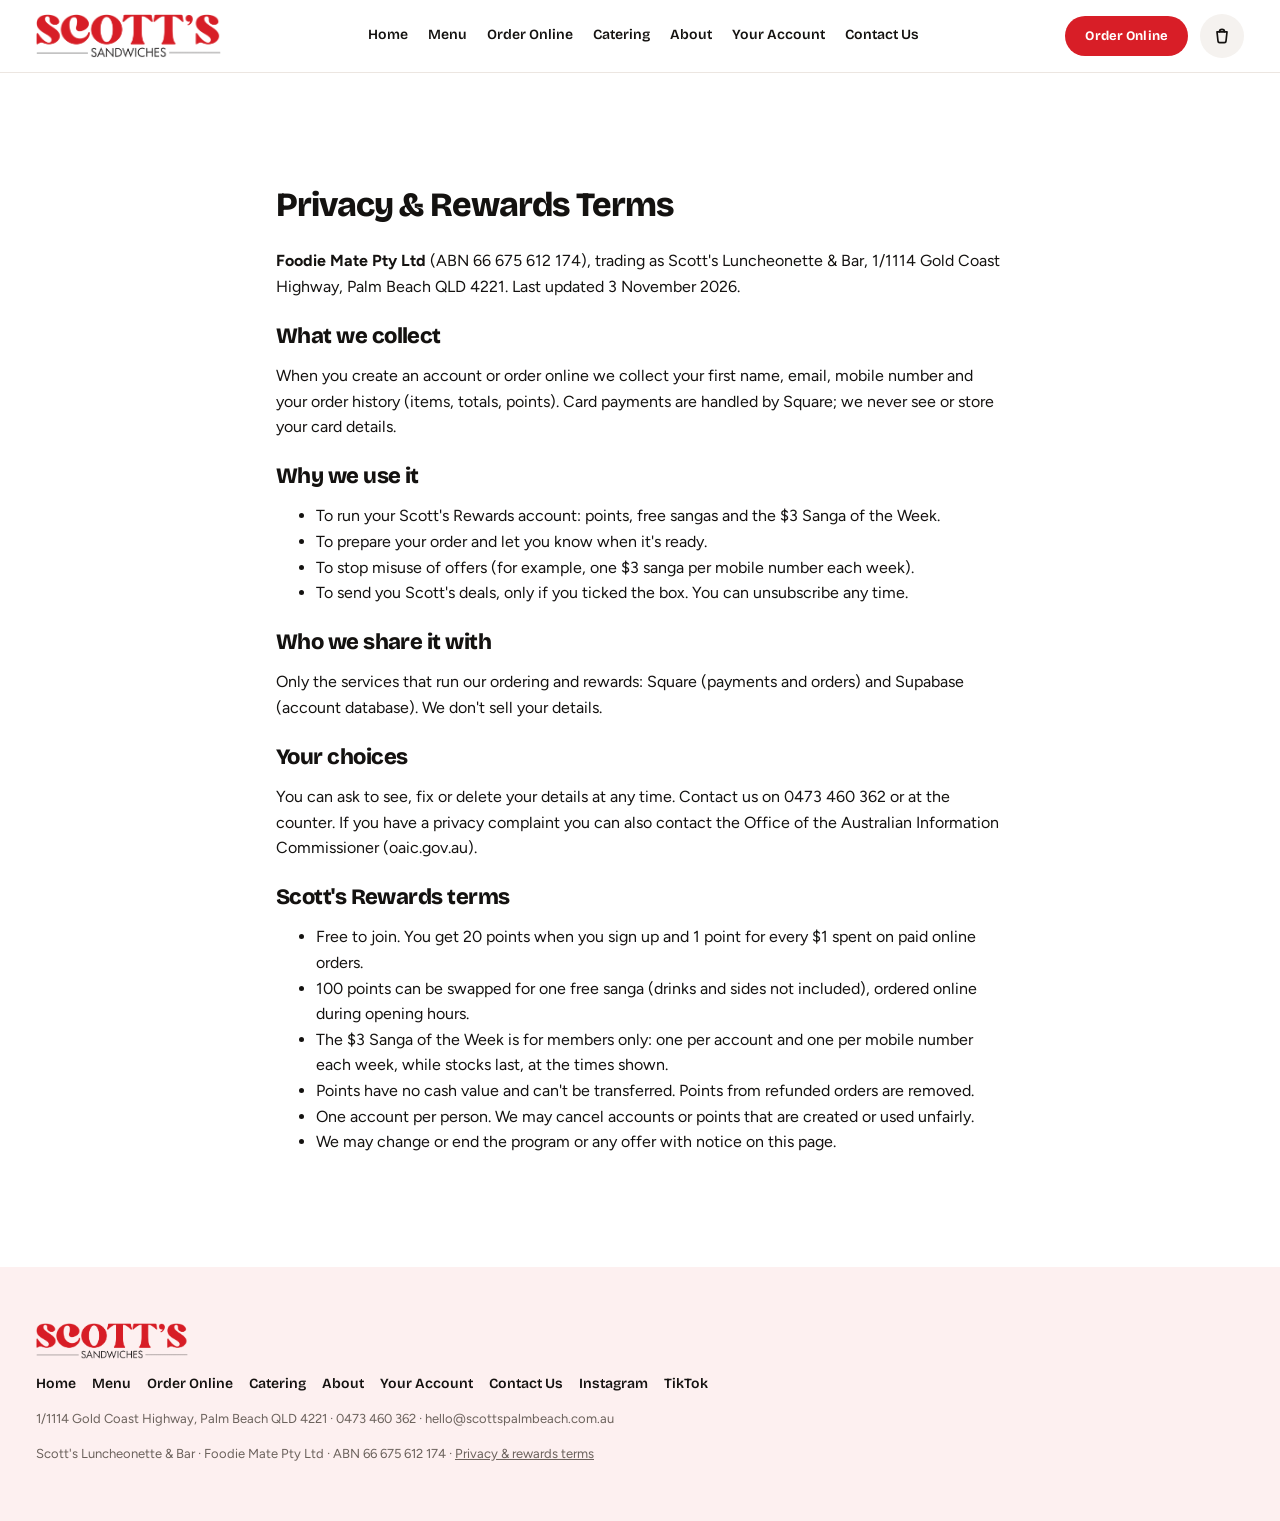
<file: privacy.html>
<!doctype html>
<html lang="en">
<head>
<meta charset="utf-8">
<meta name="viewport" content="width=device-width, initial-scale=1, viewport-fit=cover">
<meta name="description" content="How Scott's collects and uses your details, and the Scott's Rewards terms.">
<link rel="icon" href="img/logo.png">
<link rel="apple-touch-icon" href="img/logo.png">
<meta property="og:title" content="About · Scott's Sandwiches">
<meta property="og:description" content="How Scott's collects and uses your details, and the Scott's Rewards terms.">
<meta property="og:image" content="https://foodiemate.com.au/img/h2_menu.jpg">
<meta property="og:url" content="https://foodiemate.com.au/about.html">
<meta property="og:type" content="website">
<meta name="twitter:card" content="summary_large_image">
<meta name="theme-color" content="#D71E28">
<title>Privacy &amp; Rewards Terms · Scott's</title>
<link rel="preconnect" href="https://fonts.googleapis.com">
<link rel="preconnect" href="https://fonts.gstatic.com" crossorigin>
<link rel="stylesheet" href="https://fonts.googleapis.com/css2?family=Bricolage+Grotesque:opsz,wght@12..96,600;12..96,700;12..96,800&family=Figtree:wght@400;500;600;700;800&display=swap">
<link rel="stylesheet" href="styles.css">
<style>:root{padding-top:env(safe-area-inset-top,0px);padding-bottom:env(safe-area-inset-bottom,0px)}body{margin:0}</style>
</head>
<body data-page="privacy"><style>.legal h1{font-size:34px;margin:0 0 12px}.legal h2{font-size:22px;margin:26px 0 8px}.legal{padding-top:10px}</style>
<main><section class="sec"><div class="wrap legal" style="max-width:760px;display:block">
<h1>Privacy &amp; Rewards Terms</h1>
<p><b>Foodie Mate Pty Ltd</b> (ABN 66 675 612 174), trading as Scott's Luncheonette &amp; Bar, 1/1114 Gold Coast Highway, Palm Beach QLD 4221. Last updated 3 November 2026.</p>
<h2>What we collect</h2>
<p>When you create an account or order online we collect your first name, email, mobile number and your order history (items, totals, points). Card payments are handled by Square; we never see or store your card details.</p>
<h2>Why we use it</h2>
<ul><li>To run your Scott's Rewards account: points, free sangas and the $3 Sanga of the Week.</li><li>To prepare your order and let you know when it's ready.</li><li>To stop misuse of offers (for example, one $3 sanga per mobile number each week).</li><li>To send you Scott's deals, only if you ticked the box. You can unsubscribe any time.</li></ul>
<h2>Who we share it with</h2>
<p>Only the services that run our ordering and rewards: Square (payments and orders) and Supabase (account database). We don't sell your details.</p>
<h2>Your choices</h2>
<p>You can ask to see, fix or delete your details at any time. Contact us on 0473 460 362 or at the counter. If you have a privacy complaint you can also contact the Office of the Australian Information Commissioner (oaic.gov.au).</p>
<h2>Scott's Rewards terms</h2>
<ul><li>Free to join. You get 20 points when you sign up and 1 point for every $1 spent on paid online orders.</li><li>100 points can be swapped for one free sanga (drinks and sides not included), ordered online during opening hours.</li><li>The $3 Sanga of the Week is for members only: one per account and one per mobile number each week, while stocks last, at the times shown.</li><li>Points have no cash value and can't be transferred. Points from refunded orders are removed.</li><li>One account per person. We may cancel accounts or points that are created or used unfairly.</li><li>We may change or end the program or any offer with notice on this page.</li></ul>
</div></section></main>
<script src="closed.js"></script>
<script src="app.js?v=20261104b"></script>
</body>
</html>
</file>
<file: styles.css>
/* Layout: order-first sandwich shop. Centered logo header with an always-visible
   Order pill, split hero, red marquee band, best-seller cards, story, locations.
   A second view (#order) is the ordering screen: pickup bar, sticky category
   nav, photo grid, item sheet with add-ons, cart and a kitchen docket preview. */
:root{
  --bg:#FFFFFF;
  --soft:#FFF4F1;
  --ink:#17120F;
  --red:#D81E27;
  --red-dark:#AE1119;
  --muted:#6E625B;
  --line:#E6DBD6;
  --head:"Fraunces","Cooper Black",Georgia,serif;
  --ui:"Archivo","Helvetica Neue",Arial,sans-serif;
  --mono:"IBM Plex Mono",ui-monospace,Menlo,Consolas,monospace;
  color-scheme:light;
}
*{box-sizing:border-box}
[hidden]{display:none!important}
html{scroll-behavior:smooth}
@media (prefers-reduced-motion:reduce){html{scroll-behavior:auto}*{animation:none!important;transition:none!important}}
body{background:var(--bg);color:var(--ink);font-family:var(--mono);font-size:15px;line-height:1.55;-webkit-font-smoothing:antialiased}
body::before{content:"";position:fixed;inset:0 0 auto;height:env(safe-area-inset-top,0px);z-index:90;background:var(--bg)}
img{max-width:100%;display:block}
a{color:inherit}
button{font:inherit;color:inherit;cursor:pointer}
:focus-visible{outline:3px solid var(--red);outline-offset:2px}
.wrap{max-width:1240px;margin:0 auto;padding-left:max(16px,env(safe-area-inset-left,0px));padding-right:max(16px,env(safe-area-inset-right,0px))}

/* buttons */
.pill{display:inline-flex;align-items:center;justify-content:center;gap:8px;font-family:var(--ui);font-weight:800;text-transform:uppercase;letter-spacing:.03em;font-size:14px;text-decoration:none;border:0;border-radius:999px;padding:13px 26px;background:var(--red);color:#fff;transition:background .15s ease,transform .15s ease}
.pill:hover{background:var(--red-dark);transform:translateY(-1px)}
.pill.ghost{background:transparent;color:var(--ink);border:2px solid var(--ink)}
.pill.ghost:hover{background:var(--ink);color:#fff}
.pill.white{background:#fff;color:var(--red)}

/* header */
.top{position:sticky;top:env(safe-area-inset-top,0px);z-index:80;background:var(--bg);border-bottom:1px solid var(--line)}
.top .wrap{display:grid;grid-template-columns:1fr auto 1fr;align-items:center;gap:16px;padding-block:12px}
.nav{display:flex;gap:22px}
.nav a{font-family:var(--ui);font-weight:700;font-size:13px;text-transform:uppercase;letter-spacing:.06em;text-decoration:none}
.nav a:hover{color:var(--red)}
.logo{display:block}
.logo img{height:48px;width:auto}
.right{display:flex;justify-content:flex-end;align-items:center;gap:12px}
.right .pill{padding:10px 20px;font-size:13px}
.cartbtn{position:relative;width:44px;height:44px;border-radius:50%;border:2px solid var(--ink);background:var(--bg);display:grid;place-items:center}
.cartbtn svg{width:20px;height:20px}
.cartbtn .n{position:absolute;top:-6px;right:-6px;min-width:22px;height:22px;border-radius:11px;background:var(--red);color:#fff;font-family:var(--ui);font-weight:800;font-size:12px;display:grid;place-items:center;padding:0 5px}
@media (max-width:820px){
  .top .wrap{grid-template-columns:auto 1fr}
  .nav{display:none}
  .logo img{height:38px}
  .right .pill{display:none}
}

/* home: hero */
.hero .wrap{display:grid;grid-template-columns:.85fr 1.15fr;gap:32px;align-items:center;padding-block:28px 40px}
.hero .copy{display:flex;flex-direction:column;align-items:flex-start;gap:20px;padding-block:24px}
.kicker{font-family:var(--ui);font-weight:800;font-size:13px;letter-spacing:.14em;text-transform:uppercase;color:var(--red)}
.hero h1{font-family:var(--head);font-weight:900;font-size:clamp(46px,6.4vw,88px);line-height:.95;margin:0;text-wrap:balance;letter-spacing:-.01em}
.hero p{margin:0;max-width:30em;color:var(--muted)}
.hero .ph{border-radius:24px;overflow:hidden;aspect-ratio:5/4;max-width:100%}
.hero .ph img{width:100%;height:100%;object-fit:cover}
@media (max-width:820px){.hero .wrap{grid-template-columns:1fr}.hero .ph{order:-1}}

/* marquee */
.marquee{background:var(--red);color:#fff;overflow:hidden;padding-block:16px}
.marquee .track{display:flex;gap:40px;width:max-content;animation:slide 26s linear infinite}
.marquee span{font-family:var(--head);font-weight:900;font-size:30px;text-transform:uppercase;white-space:nowrap;letter-spacing:.01em}
.marquee span::after{content:"\2726";margin-left:40px;font-size:20px;vertical-align:4px}
@keyframes slide{to{transform:translateX(-50%)}}

/* sections */
.sec{padding-block:72px}
.sec h2{font-family:var(--head);font-weight:900;font-size:clamp(36px,4.6vw,56px);line-height:1;margin:0 0 10px;text-wrap:balance}
.center{text-align:center}
.sub{color:var(--muted);margin:0 0 32px}

/* best sellers */
.best{display:grid;grid-template-columns:repeat(2,minmax(0,1fr));gap:16px}
@media (max-width:760px){.best{grid-template-columns:1fr}}
.bcard{display:flex;gap:16px;align-items:center;justify-content:space-between;text-align:left;width:100%;padding:20px 20px 20px 24px;border:1.5px solid var(--line);border-radius:14px;background:var(--bg);transition:border-color .15s ease,transform .15s ease}
.bcard:hover{border-color:var(--ink);transform:translateY(-2px)}
.bcard .t{min-width:0}
.bcard h3{font-family:var(--ui);font-weight:800;font-size:16px;margin:0 0 6px}
.bcard p{margin:0 0 10px;color:var(--muted);font-size:14px}
.bcard b{font-weight:600;font-variant-numeric:tabular-nums}
.bcard img{width:104px;height:104px;object-fit:cover;border-radius:10px;flex:none}
.mid{display:flex;justify-content:center;margin-top:30px}

/* story */
.story{background:var(--soft)}
.story .wrap{display:grid;grid-template-columns:1fr 1fr;gap:48px;align-items:center}
.story .ph{border-radius:24px;overflow:hidden;aspect-ratio:1/1}
.story .ph img{width:100%;height:100%;object-fit:cover}
.story p{max-width:34em;margin:0 0 14px}
@media (max-width:820px){.story .wrap{grid-template-columns:1fr}}

/* locations */
.locs{display:grid;grid-template-columns:repeat(auto-fit,minmax(min(100%,340px),1fr));gap:20px}
.loc{border:1.5px solid var(--line);border-radius:14px;padding:26px}
.loc h3{font-family:var(--head);font-weight:900;font-size:28px;margin:0 0 10px}
.loc address{font-style:normal;margin-bottom:16px}
.hours{display:grid;grid-template-columns:auto 1fr;gap:4px 18px;margin:18px 0 22px;font-size:14px}
.hours dt{font-weight:600}.hours dd{margin:0;color:var(--muted)}

footer{background:var(--ink);color:#BFB4AD;font-size:13px}
footer .wrap{display:flex;flex-wrap:wrap;gap:16px;justify-content:space-between;align-items:center;padding-block:28px}
footer img{height:36px;width:auto}

/* ORDER VIEW */
.pickup{margin-top:16px;display:flex;align-items:center;justify-content:space-between;gap:12px;background:var(--soft);border:1px solid var(--line);border-radius:12px;padding:12px 18px}
.pickup b{display:block;font-weight:600}
.pickup small{color:var(--muted)}
.pickup button{background:none;border:0;font-family:var(--ui);font-weight:800;font-size:13px;text-transform:uppercase;letter-spacing:.06em}
.banner{margin-top:16px;border-radius:16px;overflow:hidden;height:150px;background:url("img/grill.jpg") center/cover}
.cats{position:sticky;top:calc(env(safe-area-inset-top,0px) + 73px);z-index:40;background:var(--bg);margin-top:18px;display:flex;align-items:center;gap:22px;overflow-x:auto;padding-block:12px;border-bottom:1px solid var(--line);scrollbar-width:none}
.cats::-webkit-scrollbar{display:none}
.cats a{flex:none;font-family:var(--ui);font-weight:700;font-size:13px;text-transform:uppercase;letter-spacing:.05em;text-decoration:none;padding-block:6px;border-bottom:2px solid transparent}
.cats a.on,.cats a:hover{border-color:var(--red);color:var(--red)}
.search{flex:none;display:flex;align-items:center;gap:8px;border:1.5px solid var(--ink);border-radius:10px;padding:6px 10px}
.search input{border:0;outline:0;background:transparent;font:inherit;width:120px}
@media (max-width:820px){.cats{top:calc(env(safe-area-inset-top,0px) + 63px)}}
.cat{padding-top:30px;scroll-margin-top:150px}
.cat h2{font-family:var(--head);font-weight:900;font-size:36px;margin:0 0 16px}
.grid{display:grid;grid-template-columns:repeat(auto-fill,minmax(min(100%,250px),1fr));gap:18px}
.card{display:flex;flex-direction:column;text-align:left;width:100%;padding:0;border:1.5px solid var(--line);border-radius:12px;overflow:hidden;background:var(--bg);transition:border-color .15s ease,transform .15s ease}
.card:hover{border-color:var(--ink);transform:translateY(-2px)}
.card .img{aspect-ratio:1/1;width:100%;background:var(--soft);overflow:hidden}
.card .img img{width:100%;height:100%;object-fit:cover}
.noimg{width:100%;height:100%;display:grid;place-items:center;background-color:#fff;background-image:linear-gradient(90deg,rgba(216,30,39,.16) 50%,transparent 50%),linear-gradient(rgba(216,30,39,.16) 50%,transparent 50%);background-size:28px 28px}
.noimg span{font-family:var(--head);font-weight:900;font-size:26px;color:var(--red);background:#fff;padding:8px 14px;border-radius:10px;text-align:center;line-height:1;max-width:80%}
.card .body{padding:14px 16px 18px;display:flex;flex-direction:column;gap:6px;flex:1}
.card h3{font-family:var(--ui);font-weight:800;font-size:14px;text-transform:uppercase;letter-spacing:.02em;margin:0}
.card p{margin:0;color:var(--muted);font-size:13.5px}
.card b{margin-top:auto;padding-top:6px;font-weight:600;font-variant-numeric:tabular-nums}
.tag{display:inline-block;margin-left:6px;font-family:var(--ui);font-weight:800;font-size:10px;letter-spacing:.08em;background:var(--red);color:#fff;border-radius:4px;padding:2px 6px;vertical-align:2px}
.tag.v{background:#3E6A2A}
.empty{color:var(--muted);padding:30px 0}

/* sheet / drawer */
.scrim{position:fixed;inset:0;z-index:100;background:rgba(23,18,15,.5);display:flex;align-items:center;justify-content:center;padding:16px}
.sheet{width:min(560px,100%);max-height:calc(100% - 32px);overflow:auto;background:var(--bg);border-radius:18px;display:flex;flex-direction:column}
.sheet .img{aspect-ratio:16/11;background:var(--soft);flex:none}
.sheet .img img{width:100%;height:100%;object-fit:cover}
.sheet .in{padding:20px 22px}
.sheet h3{font-family:var(--head);font-weight:900;font-size:30px;line-height:1;margin:0 0 8px}
.sheet .d{color:var(--muted);margin:0 0 14px}
.grp{border-top:1px solid var(--line);padding-top:14px;margin-top:14px}
.grp h4{font-family:var(--ui);font-weight:800;font-size:13px;letter-spacing:.06em;text-transform:uppercase;margin:0 0 8px}
.opt{display:flex;align-items:center;gap:10px;padding:7px 0;font-size:14px}
.opt input{width:18px;height:18px;accent-color:var(--red)}
.opt span{flex:1}
.opt em{font-style:normal;color:var(--muted);font-variant-numeric:tabular-nums}
.sheet textarea,.sheet input[type=text],.sheet input[type=tel],.sheet select{width:100%;font:inherit;border:1.5px solid var(--line);border-radius:10px;padding:10px 12px;background:var(--bg)}
.sheet label.f{display:block;font-family:var(--ui);font-weight:700;font-size:12px;text-transform:uppercase;letter-spacing:.06em;margin:12px 0 6px}
.foot{position:sticky;bottom:0;display:flex;align-items:center;gap:10px;padding:14px 22px calc(14px + env(safe-area-inset-bottom,0px));background:var(--bg);border-top:1px solid var(--line)}
.x{width:46px;height:46px;flex:none;border-radius:50%;border:2px solid var(--ink);background:var(--bg);font-size:20px;line-height:1}
.qty{display:flex;align-items:center;border:2px solid var(--ink);border-radius:999px}
.qty button{width:38px;height:42px;border:0;background:none;font-size:18px}
.qty span{min-width:20px;text-align:center;font-weight:600}
.foot .pill{flex:1}
.line{display:flex;gap:12px;padding:12px 0;border-bottom:1px solid var(--line)}
.line .q{font-weight:600}
.line .nm{flex:1;min-width:0}
.line .nm small{display:block;color:var(--muted)}
.line .rm{background:none;border:0;color:var(--red);font-family:var(--ui);font-weight:700;font-size:12px;text-transform:uppercase;padding:0}
.tot{display:flex;justify-content:space-between;font-weight:600;padding-top:14px;font-size:17px}
.docket{margin:16px auto 0;width:min(320px,100%);background:#fff;border:1px dashed #A99C94;padding:18px 16px;font-family:var(--mono);font-size:13px;line-height:1.45;color:#111}
.docket .c{text-align:center}
.docket hr{border:0;border-top:1px dashed #A99C94;margin:10px 0}
.docket .r{display:flex;justify-content:space-between;gap:8px}
.docket .m{padding-left:18px;color:#444}
.note{background:var(--soft);border-radius:10px;padding:12px 14px;font-size:13px;margin-top:14px}
/* promo bar */
.promo{background:var(--ink);color:#fff;font-family:var(--ui);font-weight:700;font-size:13px;letter-spacing:.03em}
.promo .wrap{display:flex;align-items:center;justify-content:center;gap:14px;padding-block:9px;text-align:center}
.promo a{color:#fff;text-decoration:underline;text-underline-offset:3px}
.promo button{background:none;border:0;color:#fff;font-size:18px;line-height:1;padding:0 4px;margin-left:auto}
.promo .sp{flex:1}
/* specials */
.specials{background:var(--soft)}
.spgrid{display:grid;grid-template-columns:repeat(2,minmax(0,1fr));gap:20px}
@media (max-width:820px){.spgrid{grid-template-columns:1fr}}
.spcard{display:grid;grid-template-columns:1fr 1fr;border-radius:20px;overflow:hidden;background:var(--bg);border:1.5px solid var(--line);text-align:left;padding:0;width:100%}
.spcard .ph{aspect-ratio:1/1;background:var(--soft)}
.spcard .ph img{width:100%;height:100%;object-fit:cover}
.spcard .in{padding:22px;display:flex;flex-direction:column;gap:8px;min-width:0}
.spcard .when{font-family:var(--ui);font-weight:800;font-size:12px;letter-spacing:.12em;text-transform:uppercase;color:#fff;background:var(--red);border-radius:6px;padding:4px 9px;align-self:flex-start}
.spcard h3{font-family:var(--head);font-weight:900;font-size:30px;line-height:1;margin:4px 0 0}
.spcard p{margin:0;color:var(--muted);font-size:14px}
.spcard .pr{margin-top:auto;font-family:var(--head);font-weight:900;font-size:28px;color:var(--red)}
.spcard .dates{font-size:12px;color:var(--muted)}
@media (max-width:420px){.spcard{grid-template-columns:1fr}}
/* deals strip (GYG style) */
.deals{display:grid;grid-template-columns:repeat(3,minmax(0,1fr));gap:16px;margin-top:20px}
@media (max-width:820px){.deals{grid-template-columns:1fr}}
.deal{border-radius:16px;padding:22px;background:var(--red);color:#fff;display:flex;flex-direction:column;gap:6px}
.deal.dark{background:var(--ink)}
.deal.light{background:var(--bg);color:var(--ink);border:1.5px solid var(--line)}
.deal b{font-family:var(--head);font-weight:900;font-size:24px;line-height:1.05}
.deal span{font-size:14px;opacity:.9}
/* rewards */
.rewards .wrap{display:grid;grid-template-columns:1fr 1fr;gap:40px;align-items:center}
@media (max-width:820px){.rewards .wrap{grid-template-columns:1fr}}
.stamps{display:grid;grid-template-columns:repeat(5,1fr);gap:10px;max-width:420px;background:var(--bg);border:1.5px solid var(--line);border-radius:18px;padding:20px}
.stamp{aspect-ratio:1/1;border-radius:50%;border:2px dashed var(--red);display:grid;place-items:center;font-family:var(--ui);font-weight:800;font-size:12px;color:var(--red)}
.stamp.on{background:var(--red);border-style:solid;color:#fff}
.stamp.free{background:var(--ink);border:0;color:#fff;font-size:11px}
.steps{display:grid;gap:14px;margin:18px 0 24px;padding:0;list-style:none;counter-reset:s}
.steps li{display:flex;gap:12px;align-items:flex-start}
.steps li::before{counter-increment:s;content:counter(s);flex:none;width:28px;height:28px;border-radius:50%;background:var(--red);color:#fff;font-family:var(--ui);font-weight:800;display:grid;place-items:center;font-size:13px}
/* catering, gift, careers */
.trio{display:grid;grid-template-columns:repeat(3,minmax(0,1fr));gap:20px}
@media (max-width:900px){.trio{grid-template-columns:1fr}}
.panel{border:1.5px solid var(--line);border-radius:18px;padding:26px;display:flex;flex-direction:column;gap:10px}
.panel h3{font-family:var(--head);font-weight:900;font-size:30px;line-height:1;margin:0}
.panel p{margin:0;color:var(--muted)}
.panel ul{margin:0;padding-left:18px;color:var(--muted);font-size:14px}
.panel .pill{align-self:flex-start;margin-top:auto}
.giftcard{border-radius:14px;aspect-ratio:1.6/1;background:var(--red);color:#fff;padding:18px;display:flex;flex-direction:column;justify-content:space-between;max-width:300px;box-shadow:0 10px 24px rgba(216,30,39,.25)}
.giftcard img{height:30px;width:auto;align-self:flex-start}
.giftcard b{font-family:var(--head);font-weight:900;font-size:28px}
/* faq */
.faq{max-width:820px;margin:0 auto}
.faq details{border-bottom:1px solid var(--line);padding:16px 0}
.faq summary{cursor:pointer;font-family:var(--ui);font-weight:800;font-size:16px;list-style:none;display:flex;justify-content:space-between;gap:12px}
.faq summary::-webkit-details-marker{display:none}
.faq summary::after{content:"+";font-size:22px;line-height:1;color:var(--red)}
.faq details[open] summary::after{content:"\2013"}
.faq p{margin:10px 0 0;color:var(--muted)}
.delivery{display:flex;flex-wrap:wrap;gap:10px;margin-top:16px}
/* dietary filter */
.diet{display:flex;flex-wrap:wrap;gap:8px;margin-top:14px}
.diet button{border:1.5px solid var(--ink);background:var(--bg);border-radius:999px;padding:6px 14px;font-family:var(--ui);font-weight:700;font-size:12px;text-transform:uppercase;letter-spacing:.05em}
.diet button[aria-pressed="true"]{background:var(--ink);color:#fff}
.icons{display:inline-flex;gap:4px;margin-left:6px;vertical-align:1px}
.ic{font-family:var(--ui);font-weight:800;font-size:10px;border-radius:4px;padding:1px 5px;border:1px solid currentColor}
.ic.ve{color:#3E6A2A}.ic.vg{color:#3E6A2A}.ic.sp{color:var(--red)}
/* signup */
.signup .sheet{text-align:center}
.signup .in{padding:30px 26px}
.signup h3{font-size:38px}
.signup form{display:flex;flex-direction:column;gap:10px;margin-top:16px}
.signup .fine{font-size:11px;color:var(--muted);margin-top:10px}
.mobilebar{position:fixed;left:0;right:0;bottom:0;z-index:70;display:none;padding:10px max(16px,env(safe-area-inset-right,0px)) calc(10px + env(safe-area-inset-bottom,0px)) max(16px,env(safe-area-inset-left,0px));background:var(--bg);border-top:1px solid var(--line)}
.mobilebar .pill{width:100%}
@media (max-width:820px){.mobilebar{display:block}footer .wrap{padding-bottom:96px}}

/* ===== multi-page additions ===== */
/* header: logo left, nav centre, actions right */
.top .wrap{grid-template-columns:auto 1fr auto}
.nav{justify-content:center;flex-wrap:wrap;gap:4px 20px}
.nav a{padding-block:6px;border-bottom:2px solid transparent}
.nav a[aria-current="page"]{color:var(--red);border-color:var(--red)}
.burger{display:none;width:44px;height:44px;border-radius:50%;border:2px solid var(--ink);background:var(--bg);align-items:center;justify-content:center}
.burger svg{width:20px;height:20px}
.drawer{position:fixed;inset:0;z-index:95;background:var(--bg);padding:calc(env(safe-area-inset-top,0px) + 20px) max(20px,env(safe-area-inset-right,0px)) 20px max(20px,env(safe-area-inset-left,0px));display:flex;flex-direction:column;gap:6px}
.drawer .x{align-self:flex-end}
.drawer a{font-family:var(--head);font-weight:900;font-size:34px;text-decoration:none;padding:8px 0;border-bottom:1px solid var(--line)}
.drawer a[aria-current="page"]{color:var(--red)}
@media (max-width:1060px){.nav{display:none}.burger{display:inline-flex}.top .wrap{grid-template-columns:auto 1fr auto}.logo{justify-self:start}}
@media (max-width:820px){.right .pill{display:none}}

/* hero slider */
.slider{position:relative;overflow:hidden;background:var(--ink);color:#fff}
.slides{display:flex;transition:transform .8s cubic-bezier(.6,0,.2,1)}
.slide{flex:0 0 100%;position:relative;min-height:clamp(440px,68vh,640px);display:flex;align-items:flex-end}
.slide img{position:absolute;inset:0;width:100%;height:100%;object-fit:cover}
.slide::after{content:"";position:absolute;inset:0;background:linear-gradient(90deg,rgba(23,18,15,.82) 0%,rgba(23,18,15,.45) 45%,rgba(23,18,15,0) 75%)}
.slide .wrap{position:relative;z-index:1;width:100%;padding-block:56px 72px}
.slide .kick{display:inline-block;background:var(--red);color:#fff;font-family:var(--ui);font-weight:800;font-size:12px;letter-spacing:.14em;text-transform:uppercase;padding:6px 12px;border-radius:6px}
.slide h2{font-family:var(--head);font-weight:900;font-size:clamp(44px,7vw,96px);line-height:.95;margin:14px 0 12px;max-width:11em;text-wrap:balance}
.slide p{max-width:30em;margin:0 0 22px;color:#F3EAE6;font-size:16px}
.slide .price{font-family:var(--head);font-weight:900;font-size:40px;color:#fff;margin-right:14px}
.dots{position:absolute;left:0;right:0;bottom:22px;display:flex;justify-content:center;gap:10px;z-index:2}
.dots button{width:34px;height:5px;border-radius:3px;border:0;background:rgba(255,255,255,.4);padding:0}
.dots button[aria-current="true"]{background:#fff}
.arrows{position:absolute;right:max(16px,env(safe-area-inset-right,0px));bottom:14px;display:flex;gap:8px;z-index:2}
.arrows button{width:42px;height:42px;border-radius:50%;border:2px solid #fff;background:transparent;color:#fff;font-size:18px}
@media (max-width:640px){.arrows{display:none}.slide::after{background:linear-gradient(0deg,rgba(23,18,15,.88) 0%,rgba(23,18,15,.4) 60%,rgba(23,18,15,.1) 100%)}}

/* red fresh band with video */
.fresh{background:var(--red);color:#fff}
.fresh .wrap{display:grid;grid-template-columns:1.1fr .9fr;gap:44px;align-items:center;padding-block:72px}
.fresh video,.fresh .vid{width:100%;aspect-ratio:16/10;object-fit:cover;border-radius:22px;background:#000;display:block}
.fresh h2{font-family:var(--head);font-weight:900;font-size:clamp(38px,5vw,62px);line-height:1;margin:0 0 18px;text-wrap:balance}
.facts{display:grid;gap:14px;margin:0 0 26px;padding:0;list-style:none}
.facts li{display:flex;gap:14px;align-items:flex-start;font-size:16px}
.facts b{flex:none;font-family:var(--head);font-weight:900;font-size:26px;line-height:1;min-width:76px}
@media (max-width:860px){.fresh .wrap{grid-template-columns:1fr}}

/* join / insta strip */
.join3{display:grid;grid-template-columns:repeat(3,minmax(0,1fr));gap:18px}
@media (max-width:900px){.join3{grid-template-columns:minmax(0,1fr)}}
.jcard h3,.handle h2{overflow-wrap:anywhere}
.jcard{border-radius:20px;padding:28px;display:flex;flex-direction:column;gap:10px;border:1.5px solid var(--line);background:var(--bg)}
.jcard.red{background:var(--red);color:#fff;border-color:var(--red)}
.jcard.ink{background:var(--ink);color:#fff;border-color:var(--ink)}
.jcard h3{font-family:var(--head);font-weight:900;font-size:30px;line-height:1;margin:0}
.jcard p{margin:0;opacity:.92}
.jcard .pill{align-self:flex-start;margin-top:auto}
.jcard form{display:flex;flex-wrap:wrap;gap:8px;margin-top:auto}
.jcard input{flex:1;min-width:0;font:inherit;border:0;border-radius:999px;padding:12px 16px}

/* news room */
.news{display:grid;grid-template-columns:repeat(3,minmax(0,1fr));gap:22px}
@media (max-width:900px){.news{grid-template-columns:1fr}}
.post{display:flex;flex-direction:column;gap:10px}
.post .ph{aspect-ratio:4/3;border-radius:16px;overflow:hidden;background:var(--soft)}
.post .ph img{width:100%;height:100%;object-fit:cover}
.post time{font-family:var(--ui);font-weight:700;font-size:12px;letter-spacing:.1em;text-transform:uppercase;color:var(--red)}
.post h3{font-family:var(--head);font-weight:900;font-size:24px;line-height:1.05;margin:0}
.post p{margin:0;color:var(--muted);font-size:14px}

/* page head */
.pagehead{position:relative;background:var(--ink);color:#fff;overflow:hidden}
.pagehead img,.pagehead video{position:absolute;inset:0;width:100%;height:100%;object-fit:cover;opacity:.55}
.pagehead .wrap{position:relative;padding-block:84px 64px}
.pagehead h1{font-family:var(--head);font-weight:900;font-size:clamp(46px,7vw,92px);line-height:.95;margin:10px 0 12px;text-wrap:balance}
.pagehead p{margin:0;max-width:34em;color:#F3EAE6;font-size:17px}
.badges{display:flex;flex-wrap:wrap;gap:10px;margin-top:22px}
.badges span{background:#fff;color:var(--ink);font-family:var(--ui);font-weight:800;font-size:12px;letter-spacing:.08em;text-transform:uppercase;padding:8px 12px;border-radius:999px}

/* menu boards */
.board{border-radius:18px;overflow:hidden;border:1.5px solid var(--line);background:#fff}
.board img{width:100%;height:auto}
.boards{display:grid;gap:24px}

/* feature rows (about) */
.feat{display:grid;grid-template-columns:1fr 1fr;gap:44px;align-items:center;padding-block:28px}
.feat:nth-child(even) .ph{order:2}
.feat .ph{aspect-ratio:4/3;border-radius:20px;overflow:hidden}
.feat .ph img{width:100%;height:100%;object-fit:cover}
.feat h3{font-family:var(--head);font-weight:900;font-size:clamp(32px,4vw,46px);line-height:1;margin:6px 0 12px}
.feat p{margin:0 0 10px;max-width:34em}
@media (max-width:820px){.feat{grid-template-columns:1fr;gap:18px}.feat:nth-child(even) .ph{order:0}}
.trio3{display:grid;grid-template-columns:repeat(3,minmax(0,1fr));gap:20px}
@media (max-width:820px){.trio3{grid-template-columns:1fr}}
.trio3 figure{margin:0;display:flex;flex-direction:column;gap:10px}
.trio3 .ph{aspect-ratio:1/1;border-radius:18px;overflow:hidden}
.trio3 img{width:100%;height:100%;object-fit:cover}
.trio3 figcaption b{display:block;font-family:var(--head);font-weight:900;font-size:22px}
.trio3 figcaption{color:var(--muted);font-size:14px}

/* insta grid */
.insta{display:grid;grid-template-columns:repeat(4,minmax(0,1fr));gap:10px}
.insta a{position:relative;aspect-ratio:1/1;border-radius:12px;overflow:hidden;display:block}
.insta img{width:100%;height:100%;object-fit:cover;transition:transform .3s ease}
.insta a:hover img{transform:scale(1.05)}
@media (max-width:640px){.insta{grid-template-columns:repeat(2,minmax(0,1fr))}}
.handle{display:flex;flex-wrap:wrap;justify-content:space-between;align-items:end;gap:14px;margin-bottom:20px}

/* contact / catering */
.split{display:grid;grid-template-columns:1fr 1fr;gap:36px;align-items:start}
@media (max-width:860px){.split{grid-template-columns:1fr}}
.card2{border:1.5px solid var(--line);border-radius:18px;padding:26px}
.card2 h3{font-family:var(--head);font-weight:900;font-size:28px;margin:0 0 12px}
.form{display:grid;gap:4px}
.form label{font-family:var(--ui);font-weight:700;font-size:12px;text-transform:uppercase;letter-spacing:.06em;margin-top:10px}
.form input,.form select,.form textarea{width:100%;font:inherit;border:1.5px solid var(--line);border-radius:10px;padding:11px 12px;background:var(--bg)}
.form .pill{margin-top:16px;justify-self:start}
.copyrow{display:flex;align-items:center;gap:10px;flex-wrap:wrap;margin:6px 0}
.copyrow b{font-weight:600}
.copyrow button{border:1.5px solid var(--ink);background:var(--bg);border-radius:999px;padding:4px 12px;font-family:var(--ui);font-weight:700;font-size:11px;text-transform:uppercase}
.packs{display:grid;grid-template-columns:repeat(3,minmax(0,1fr));gap:18px}
@media (max-width:900px){.packs{grid-template-columns:1fr}}
.pack{border-radius:18px;overflow:hidden;border:1.5px solid var(--line);display:flex;flex-direction:column}
.pack .ph{aspect-ratio:16/10}.pack .ph img{width:100%;height:100%;object-fit:cover}
.pack .in{padding:20px;display:flex;flex-direction:column;gap:6px}
.pack h3{font-family:var(--head);font-weight:900;font-size:26px;margin:0}
.pack p{margin:0;color:var(--muted);font-size:14px}

/* account */
.acct{display:grid;grid-template-columns:1fr 1fr;gap:28px;align-items:start}
@media (max-width:860px){.acct{grid-template-columns:1fr}}
.points{background:var(--red);color:#fff;border-radius:22px;padding:28px;display:flex;flex-direction:column;gap:14px}
.points .big{font-family:var(--head);font-weight:900;font-size:64px;line-height:1}
.bar{height:12px;border-radius:6px;background:rgba(255,255,255,.3);overflow:hidden}
.bar i{display:block;height:100%;background:#fff;border-radius:6px}
.rewards-list{display:grid;gap:10px;margin-top:4px}
.rw{display:flex;justify-content:space-between;align-items:center;gap:12px;background:rgba(255,255,255,.12);border-radius:12px;padding:12px 14px}
.rw button{border:0;border-radius:999px;padding:8px 14px;font-family:var(--ui);font-weight:800;font-size:12px;text-transform:uppercase;background:#fff;color:var(--red)}
.rw button:disabled{opacity:.45}
.tabs{display:flex;gap:8px;margin-bottom:6px}
.tabs button{flex:1;border:1.5px solid var(--ink);background:var(--bg);border-radius:999px;padding:10px;font-family:var(--ui);font-weight:800;font-size:13px;text-transform:uppercase}
.tabs button[aria-selected="true"]{background:var(--ink);color:#fff}
.how{display:grid;grid-template-columns:repeat(3,minmax(0,1fr));gap:16px}
@media (max-width:760px){.how{grid-template-columns:1fr}}
.how div{border:1.5px solid var(--line);border-radius:16px;padding:20px}
.how b{display:block;font-family:var(--head);font-weight:900;font-size:40px;color:var(--red);line-height:1}

/* order page extras */
.upsell{display:grid;grid-template-columns:repeat(2,minmax(0,1fr));gap:10px;margin-top:10px}
.upsell button{display:flex;gap:10px;align-items:center;text-align:left;border:1.5px solid var(--line);border-radius:12px;background:var(--bg);padding:10px}
.upsell img,.upsell .noimg{width:48px;height:48px;border-radius:8px;object-fit:cover;flex:none}
.upsell .noimg span{font-size:9px;padding:2px 4px}
.upsell b{display:block;font-size:13px}
.upsell small{color:var(--muted)}
.soon{border:1.5px dashed var(--line);border-radius:12px;padding:24px;color:var(--muted);text-align:center}
.footlinks{display:flex;flex-wrap:wrap;gap:16px}
.footlinks a{color:#fff;text-decoration:none;font-family:var(--ui);font-weight:700;font-size:12px;text-transform:uppercase;letter-spacing:.06em}

/* ===================== PREMIUM PASS (v9) =====================
   Layout: big confident photography, one heavy grotesk for all headings,
   clean sans body, solid red actions, no borders on content, soft neutral grey. */
:root{
  --bg:#FFFFFF;
  --soft:#F5F2EF;
  --ink:#141210;
  --red:#D81E27;
  --red-dark:#B3121B;
  --muted:#6B625C;
  --line:#ECE6E1;
  --head:"Bricolage Grotesque","Arial Black","Helvetica Neue",Arial,sans-serif;
  --ui:"Bricolage Grotesque","Helvetica Neue",Arial,sans-serif;
  --mono:"Figtree","Helvetica Neue",Arial,sans-serif;
  --body:"Figtree","Helvetica Neue",Arial,sans-serif;
  --r:18px;
}
body{font-family:var(--body);font-size:16px;line-height:1.6;color:var(--ink)}
h1,h2,h3,.sec h2,.cat h2,.fresh h2,.slide h2,.pagehead h1,.jcard h3,.post h3,.feat h3,.pack h3,.card2 h3,.points .big,.loc h3{font-family:var(--head);font-weight:800;letter-spacing:-.025em}
.kicker,.eyebrow{font-family:var(--ui);font-weight:700;letter-spacing:.16em;font-size:12px}
.sec{padding-block:96px}
@media (max-width:700px){.sec{padding-block:64px}}
.sec h2{font-size:clamp(38px,5vw,64px);line-height:.98}
.sub{font-size:17px}

/* buttons: solid, calm */
.pill{font-family:var(--ui);font-weight:700;letter-spacing:.01em;text-transform:none;font-size:15px;padding:14px 26px;border-radius:999px;box-shadow:none}
.pill.ghost{border:1.5px solid var(--ink)}
.pill.white{background:#fff;color:var(--ink)}
.pill.white:hover{background:#fff;color:var(--red)}

/* header */
.top{border-bottom:0;box-shadow:0 1px 0 var(--line)}
.top .wrap{padding-block:14px}
.logo img{height:44px}
.nav a{font-family:var(--ui);font-weight:600;font-size:14px;text-transform:none;letter-spacing:0}
.cartbtn{border:0;background:var(--soft)}
.burger{border:0;background:var(--soft)}
.promo{font-family:var(--ui);font-weight:600;font-size:13px;letter-spacing:0;background:var(--red)}

/* hero slider: split panels, full-bleed photo */
.slide{min-height:clamp(520px,74vh,720px);display:grid;grid-template-columns:1fr 1fr;align-items:stretch;background:var(--ink)}
.slide::after{display:none}
.slide img{position:static;width:100%;height:100%;object-fit:cover;grid-column:2;grid-row:1}
.slide .wrap{grid-column:1;grid-row:1;align-self:center;padding:64px max(28px,env(safe-area-inset-left,0px)) 96px max(28px,env(safe-area-inset-left,0px));max-width:640px;margin-left:auto;margin-right:0}
.slide.red{background:var(--red)}
.slide.full .wrap{grid-column:1 / -1;margin:0 auto;max-width:1240px;text-align:left}
.slide h2{font-size:clamp(48px,6.4vw,96px);line-height:.92;margin:18px 0 16px}
.slide p{font-size:17px;color:rgba(255,255,255,.82)}
.slide .kick{background:rgba(255,255,255,.14);backdrop-filter:blur(4px);letter-spacing:.14em}
.slide.red .kick{background:#fff;color:var(--red)}
.slide .price{font-family:var(--head);font-weight:800;font-size:44px;letter-spacing:-.02em}
.dots{justify-content:flex-start;left:max(28px,env(safe-area-inset-left,0px));bottom:34px}
@media (min-width:1300px){.dots{left:calc((100% - 1240px)/2 + 28px)}}
@media (max-width:820px){
  .slide{grid-template-columns:1fr;grid-template-rows:auto auto;min-height:0}
  .slide img{grid-column:1;grid-row:1;aspect-ratio:4/3;height:auto}
  .slide .wrap{grid-row:2;padding:30px 20px 70px;max-width:none}
  .slide.full .wrap{grid-row:1;padding-block:64px 80px}
  .dots{left:20px;bottom:26px}
}

/* fresh band */
.fresh{background:var(--red)}
.fresh .wrap{padding-block:104px;gap:64px}
.fresh video{border-radius:var(--r);aspect-ratio:4/3}
.fresh h2{font-size:clamp(42px,5.4vw,72px);line-height:.95}
.facts{gap:20px}
.facts li{border-top:1px solid rgba(255,255,255,.28);padding-top:16px;font-size:17px}
.facts b{font-family:var(--head);font-weight:800;font-size:30px;min-width:96px}

/* cards without borders */
.jcard,.card2,.pack,.loc,.how div,.bcard,.card{border:0}
.jcard{background:var(--soft);border-radius:var(--r);padding:34px}
.jcard h3{font-size:34px}
.card2{background:var(--soft);border-radius:var(--r);padding:32px}
.pack{background:var(--soft);border-radius:var(--r)}
.how div{background:var(--soft);border-radius:var(--r);padding:26px}
.post .ph,.feat .ph,.trio3 .ph,.pack .ph{border-radius:var(--r)}
.post h3{font-size:26px}
.post time{font-family:var(--ui);letter-spacing:.12em}
.story{background:var(--soft)}
.news .pill.ghost,.post .pill{border:0;padding:0;background:none;color:var(--red);font-weight:700}
.news .pill.ghost::after,.post .pill::after{content:" \2192"}

/* page heads */
.pagehead .wrap{padding-block:120px 80px}
.pagehead img,.pagehead video{opacity:.5}
.pagehead h1{font-size:clamp(52px,7.4vw,104px);line-height:.92}
.badges span{font-family:var(--ui);font-weight:700;letter-spacing:.04em;text-transform:none;font-size:13px;background:rgba(255,255,255,.95)}

/* ORDER: clean list rows like a real ordering app */
.pickup{background:var(--soft);border:0;border-radius:14px}
.banner{display:none}
.cats{border-bottom:1px solid var(--line);gap:26px}
.cats a{font-family:var(--ui);font-weight:600;font-size:15px;text-transform:none;letter-spacing:0}
.search{border:0;background:var(--soft);border-radius:999px;padding:8px 14px}
.diet button{border:0;background:var(--soft);font-family:var(--ui);font-weight:600;text-transform:none;letter-spacing:0;font-size:13px;padding:8px 14px}
.diet button[aria-pressed="true"]{background:var(--ink)}
.cat{padding-top:44px}
.cat h2{font-size:34px;margin-bottom:6px}
.rows{display:grid;grid-template-columns:repeat(2,minmax(0,1fr));gap:12px}
@media (max-width:820px){.rows{grid-template-columns:minmax(0,1fr)}}
.row{display:flex;gap:16px;align-items:stretch;text-align:left;width:100%;padding:18px;border:0;border-radius:16px;background:var(--soft);transition:background .15s ease,transform .15s ease;position:relative}
.row:hover{background:#EFEAE6;transform:translateY(-1px)}
.row .t{flex:1;min-width:0;display:flex;flex-direction:column;gap:6px}
.row h3{font-family:var(--head);font-weight:800;font-size:19px;letter-spacing:-.01em;margin:0;line-height:1.15}
.row p{margin:0;color:var(--muted);font-size:14px;line-height:1.45;display:-webkit-box;-webkit-line-clamp:2;-webkit-box-orient:vertical;overflow:hidden}
.row .pr{margin-top:auto;font-weight:700;font-variant-numeric:tabular-nums}
.row .th{flex:none;width:112px;height:112px;border-radius:12px;overflow:hidden}
.row .th img{width:100%;height:100%;object-fit:cover}
.row .plus{position:absolute;right:14px;bottom:14px;width:34px;height:34px;border-radius:50%;background:var(--ink);color:#fff;display:grid;place-items:center;font-size:20px;line-height:1}
.row .th+.plus{right:22px;bottom:22px;background:#fff;color:var(--ink);box-shadow:0 2px 8px rgba(0,0,0,.18)}
.row.out{opacity:.5;cursor:not-allowed}
.row.out .plus{display:none}
.soldout{display:inline-block;background:var(--ink);color:#fff;font-family:var(--ui);font-weight:700;font-size:11px;letter-spacing:.08em;text-transform:uppercase;border-radius:5px;padding:3px 7px;margin-left:6px;vertical-align:2px}
.tag{font-family:var(--ui);font-weight:700}
.feature-row{display:grid;grid-template-columns:1.2fr 1fr;gap:0;border-radius:var(--r);overflow:hidden;background:var(--ink);color:#fff;margin-top:22px}
.feature-row img{width:100%;height:100%;object-fit:cover;min-height:280px}
.feature-row .in{padding:36px;display:flex;flex-direction:column;justify-content:center;gap:10px}
.feature-row h3{font-family:var(--head);font-weight:800;font-size:clamp(30px,3.4vw,44px);line-height:1;margin:0}
.feature-row p{margin:0;color:rgba(255,255,255,.8)}
@media (max-width:760px){.feature-row{grid-template-columns:1fr}}
.deal{border-radius:var(--r);padding:26px}
.deal b{font-family:var(--head);font-weight:800;letter-spacing:-.02em;font-size:24px}
.deal.light{background:var(--soft);border:0}
.sheet{border-radius:22px}
.sheet h3{font-family:var(--head);font-weight:800;letter-spacing:-.02em}
.opt{padding:10px 0;border-bottom:1px solid var(--line)}
.grp h4{font-family:var(--ui);font-weight:700;letter-spacing:.08em}
.upsell button{border:0;background:var(--soft)}
.upsell .ico{width:44px;height:44px;border-radius:10px;background:#fff;display:grid;place-items:center;font-size:20px;flex:none}
.note{border-radius:12px}
.board{border:0;box-shadow:0 1px 0 var(--line),0 12px 40px rgba(20,18,16,.08)}
.insta a{border-radius:14px}
footer{background:var(--ink)}
footer .wrap{padding-block:56px}
.footlinks a{font-family:var(--ui);font-weight:600;text-transform:none;letter-spacing:0;font-size:14px}
.hours dt{font-family:var(--ui);font-weight:700}
.tabs button{border:0;background:#fff;font-family:var(--ui);font-weight:700;text-transform:none;letter-spacing:0}
.form input,.form select,.form textarea{border:0;background:#fff;border-radius:12px;padding:13px 14px}
.form label{font-family:var(--ui);font-weight:700;text-transform:none;letter-spacing:0;font-size:13px}
.copyrow button{border:0;background:#fff;font-family:var(--ui);text-transform:none;letter-spacing:0}

/* ===== v10: mostly white, red as accent, light red panels ===== */
:root{--blush:#FDF0F0;--blush-2:#F9E1E2;--red-ink:#B3121B}
.promo{background:var(--blush);color:var(--red-ink)}
.promo a,.promo button{color:var(--red-ink)}
/* slider */
.slider{background:#fff;color:var(--ink)}
.slide,.slide.red{background:#fff}
.slide:nth-child(even){background:var(--blush)}
.slide.full{background:var(--blush)}
.slide h2{color:var(--ink)}
.slide p{color:var(--muted)}
.slide .kick,.slide.red .kick{background:var(--blush-2);color:var(--red-ink);backdrop-filter:none}
.slide:nth-child(even) .kick,.slide.full .kick{background:#fff}
.slide .price{color:var(--red)}
.slide .pill.white{background:var(--red);color:#fff}
.slide .pill.white:hover{background:var(--red-dark);color:#fff}
.slide img{border-radius:0}
@media (min-width:821px){.slide img{border-radius:28px;margin:28px 28px 28px 0;height:calc(100% - 56px);width:calc(100% - 28px)}}
.dots button{background:var(--blush-2)}
.dots button[aria-current="true"]{background:var(--red)}
.arrows button{border-color:var(--ink);color:var(--ink);background:#fff}
/* fresh band: light red instead of solid red */
.fresh{background:var(--blush);color:var(--ink)}
.fresh h2{color:var(--ink)}
.facts li{border-top:1px solid var(--blush-2)}
.facts b{color:var(--red)}
.fresh .pill.white{background:var(--red);color:#fff}
/* join cards */
.jcard.red{background:var(--red);color:#fff}
.jcard.ink{background:var(--blush);color:var(--ink)}
.jcard.ink .pill.white{background:var(--red);color:#fff}
.jcard{background:#fff;border:1.5px solid var(--line)}
.jcard.red,.jcard.ink{border:0}
/* sections */
.story{background:var(--blush)}
/* footer: light instead of black */
footer{background:var(--blush);color:var(--muted)}
footer .footlinks a{color:var(--ink)}
footer .footlinks a:hover{color:var(--red)}

/* ===== v11: light page headers to match the home page ===== */
.pagehead{background:var(--blush);color:var(--ink)}
.pagehead .wrap{padding-block:96px 80px;padding-right:calc(48% + 28px)}
.pagehead img,.pagehead video{position:absolute;inset:28px 28px 28px auto;width:46%;height:calc(100% - 56px);opacity:1;border-radius:28px;object-fit:cover}
.pagehead h1{color:var(--ink)}
.pagehead p{color:var(--muted)}
.pagehead .kicker[style]{color:var(--red)!important}
.badges span{background:#fff;color:var(--red-ink)}
@media (max-width:820px){
  .pagehead{display:flex;flex-direction:column}
  .pagehead img,.pagehead video{position:static;width:auto;height:auto;aspect-ratio:16/10;margin:16px max(16px,env(safe-area-inset-left,0px)) 0;inset:auto}
  .pagehead .wrap{padding-block:28px 48px;padding-right:max(16px,env(safe-area-inset-right,0px))}
}
</file>
<file: v2.css>
/* v2: photo-led look built on the Scott's shoot. Cream walls, mint panelling, timber, red wrapper. */
:root{
  --cream:#F7F3EC;--mint:#D3E8DE;--mint-d:#A9CDBE;--wood:#B4743A;--ink:#1B1713;--red:#D81E27;--muted:#6B625A;
  --head:"Bricolage Grotesque","Helvetica Neue",Arial,sans-serif;--ui:"Figtree","Helvetica Neue",Arial,sans-serif;
}
body{font-family:var(--ui);font-size:16px;background:#fff;color:var(--ink)}
h1,h2,h3{font-family:var(--head);letter-spacing:-.02em;line-height:1.02;margin:0}
.eyebrow{font-family:var(--ui);font-weight:800;font-size:12px;letter-spacing:.14em;text-transform:uppercase;color:var(--red)}
.lead{font-size:clamp(17px,1.6vw,19px);color:var(--muted);max-width:34em;margin:14px 0 0}

/* hero */
.hero2{position:relative;min-height:min(86vh,760px);display:grid;align-items:end;color:#fff;overflow:hidden;background:#222}
.hero2 img{position:absolute;inset:0;width:100%;height:100%;object-fit:cover}
.hero2::after{content:"";position:absolute;inset:0;background:linear-gradient(90deg,rgba(0,0,0,.72) 0%,rgba(0,0,0,.35) 55%,rgba(0,0,0,.1) 100%),linear-gradient(180deg,rgba(0,0,0,0) 50%,rgba(0,0,0,.45) 100%)}
.hero2 .wrap{position:relative;z-index:1;padding-block:clamp(40px,7vw,84px);width:100%}
.hero2 h1{font-size:clamp(46px,8.4vw,112px);font-weight:800;max-width:10ch}
.hero2 p{font-size:clamp(17px,1.7vw,20px);max-width:30em;margin:16px 0 26px;color:rgba(255,255,255,.9)}
.hero2 .btns{display:flex;flex-wrap:wrap;gap:12px}
.pill.light{background:#fff;color:var(--ink)}
.pill.light:hover{background:var(--cream)}
.pill.line{background:transparent;color:#fff;border:2px solid rgba(255,255,255,.85)}
.pill.line:hover{background:rgba(255,255,255,.14)}

/* info strip */
.strip{background:var(--mint);border-block:1px solid var(--mint-d)}
.strip .wrap{display:grid;grid-template-columns:repeat(auto-fit,minmax(min(100%,220px),1fr));gap:18px 32px;padding-block:22px}
.strip b{display:block;font-family:var(--head);font-size:20px}
.strip span{color:#3d4a44;font-size:14.5px}

/* sections */
.s2{padding-block:clamp(56px,8vw,110px)}
.s2.cream{background:var(--cream)}
.s2 h2{font-size:clamp(34px,5vw,62px);font-weight:800}
.head2{display:flex;flex-wrap:wrap;justify-content:space-between;align-items:end;gap:18px;margin-bottom:34px}

/* favourites */
.favs{display:grid;grid-template-columns:repeat(auto-fill,minmax(min(100%,250px),1fr));gap:22px}
.fav{display:flex;flex-direction:column;text-decoration:none;color:inherit}
.fav .ph{aspect-ratio:1;border-radius:18px;overflow:hidden;background:var(--cream)}
.fav img{width:100%;height:100%;object-fit:cover;transition:transform .5s ease}
.fav:hover img{transform:scale(1.04)}
.fav h3{font-size:21px;margin:14px 0 4px;display:flex;justify-content:space-between;gap:12px}
.fav h3 span{font-family:var(--ui);font-weight:700;font-size:16px;color:var(--red);white-space:nowrap}
.fav p{margin:0;color:var(--muted);font-size:14.5px;line-height:1.5}

/* split story */
.split2{display:grid;grid-template-columns:1.1fr 1fr;gap:clamp(28px,5vw,72px);align-items:center}
.split2 .ph{border-radius:22px;overflow:hidden;aspect-ratio:4/5}
.split2 .ph img{width:100%;height:100%;object-fit:cover}
.facts2{list-style:none;padding:0;margin:26px 0 30px;display:grid;gap:16px}
.facts2 li{display:grid;grid-template-columns:86px 1fr;gap:14px;align-items:baseline;border-top:1px solid #e4ddd2;padding-top:14px}
.facts2 b{font-family:var(--head);font-size:24px;color:var(--wood)}
.facts2 span{color:var(--muted)}
@media (max-width:820px){.split2{grid-template-columns:1fr}.split2 .ph{aspect-ratio:4/3}}

/* gallery */
.gal{display:grid;grid-template-columns:repeat(4,1fr);grid-auto-rows:clamp(150px,18vw,260px);gap:12px}
.gal figure{margin:0;border-radius:14px;overflow:hidden;background:var(--cream)}
.gal img{width:100%;height:100%;object-fit:cover}
.gal .w{grid-column:span 2}.gal .t{grid-row:span 2}
@media (max-width:760px){.gal{grid-template-columns:repeat(2,1fr);grid-auto-rows:42vw}.gal .w{grid-column:span 2}}

/* visit */
.visit{display:grid;grid-template-columns:1fr 1fr;gap:clamp(28px,5vw,64px);align-items:center}
.visit dl{display:grid;grid-template-columns:max-content 1fr;gap:8px 22px;margin:20px 0 28px}
.visit dt{font-weight:800}.visit dd{margin:0;color:var(--muted)}
.visit .ph{border-radius:22px;overflow:hidden;aspect-ratio:4/3}
.visit .ph img{width:100%;height:100%;object-fit:cover}
@media (max-width:820px){.visit{grid-template-columns:1fr}}

/* band */
.band{background:var(--ink);color:#fff;text-align:center}
.band h2{color:#fff}
.band p{color:rgba(255,255,255,.75);margin:14px auto 26px;max-width:32em}

/* menu page */
.mhero{position:relative;color:#fff;background:#222;overflow:hidden}
.mhero img{position:absolute;inset:0;width:100%;height:100%;object-fit:cover}
.mhero::after{content:"";position:absolute;inset:0;background:rgba(0,0,0,.45)}
.mhero .wrap{position:relative;z-index:1;padding-block:clamp(70px,11vw,140px)}
.mhero h1{font-size:clamp(44px,7.5vw,96px);font-weight:800}
.mhero p{max-width:32em;margin:14px 0 0;color:rgba(255,255,255,.9);font-size:18px}
.mnav{position:sticky;top:72px;z-index:40;background:rgba(255,255,255,.96);backdrop-filter:blur(8px);border-bottom:1px solid #eee}
.mnav .wrap{display:flex;gap:8px;overflow-x:auto;padding-block:12px;scrollbar-width:none}
.mnav a{flex:none;text-decoration:none;font-weight:700;font-size:14px;padding:9px 16px;border-radius:999px;background:var(--cream)}
.mnav a:hover{background:var(--mint)}
.msec{padding-top:56px;scroll-margin-top:140px}
.msec h2{font-size:clamp(30px,4vw,46px);font-weight:800;margin-bottom:6px}
.msec .note{color:var(--muted);margin:0 0 26px}
.tile{aspect-ratio:1;border-radius:18px;background:var(--mint);display:grid;place-items:center;text-align:center;padding:20px;font-family:var(--head);font-weight:800;font-size:26px;line-height:1.05;color:#2f4a3f}
.drinks2{display:grid;grid-template-columns:repeat(auto-fill,minmax(min(100%,300px),1fr));gap:14px 36px}
.drinks2 div{display:flex;justify-content:space-between;gap:14px;border-bottom:1px solid #eee;padding:12px 0}
.drinks2 b{display:block}.drinks2 small{color:var(--muted)}
.drinks2 span{font-weight:800;white-space:nowrap}
.dpics{display:flex;gap:10px;overflow-x:auto;margin:0 0 24px;padding-bottom:4px}
.dpics img{flex:none;width:120px;height:120px;object-fit:cover;border-radius:14px}
.msec .note{background:none;border:0;padding:0;font-size:15px}
</file>
